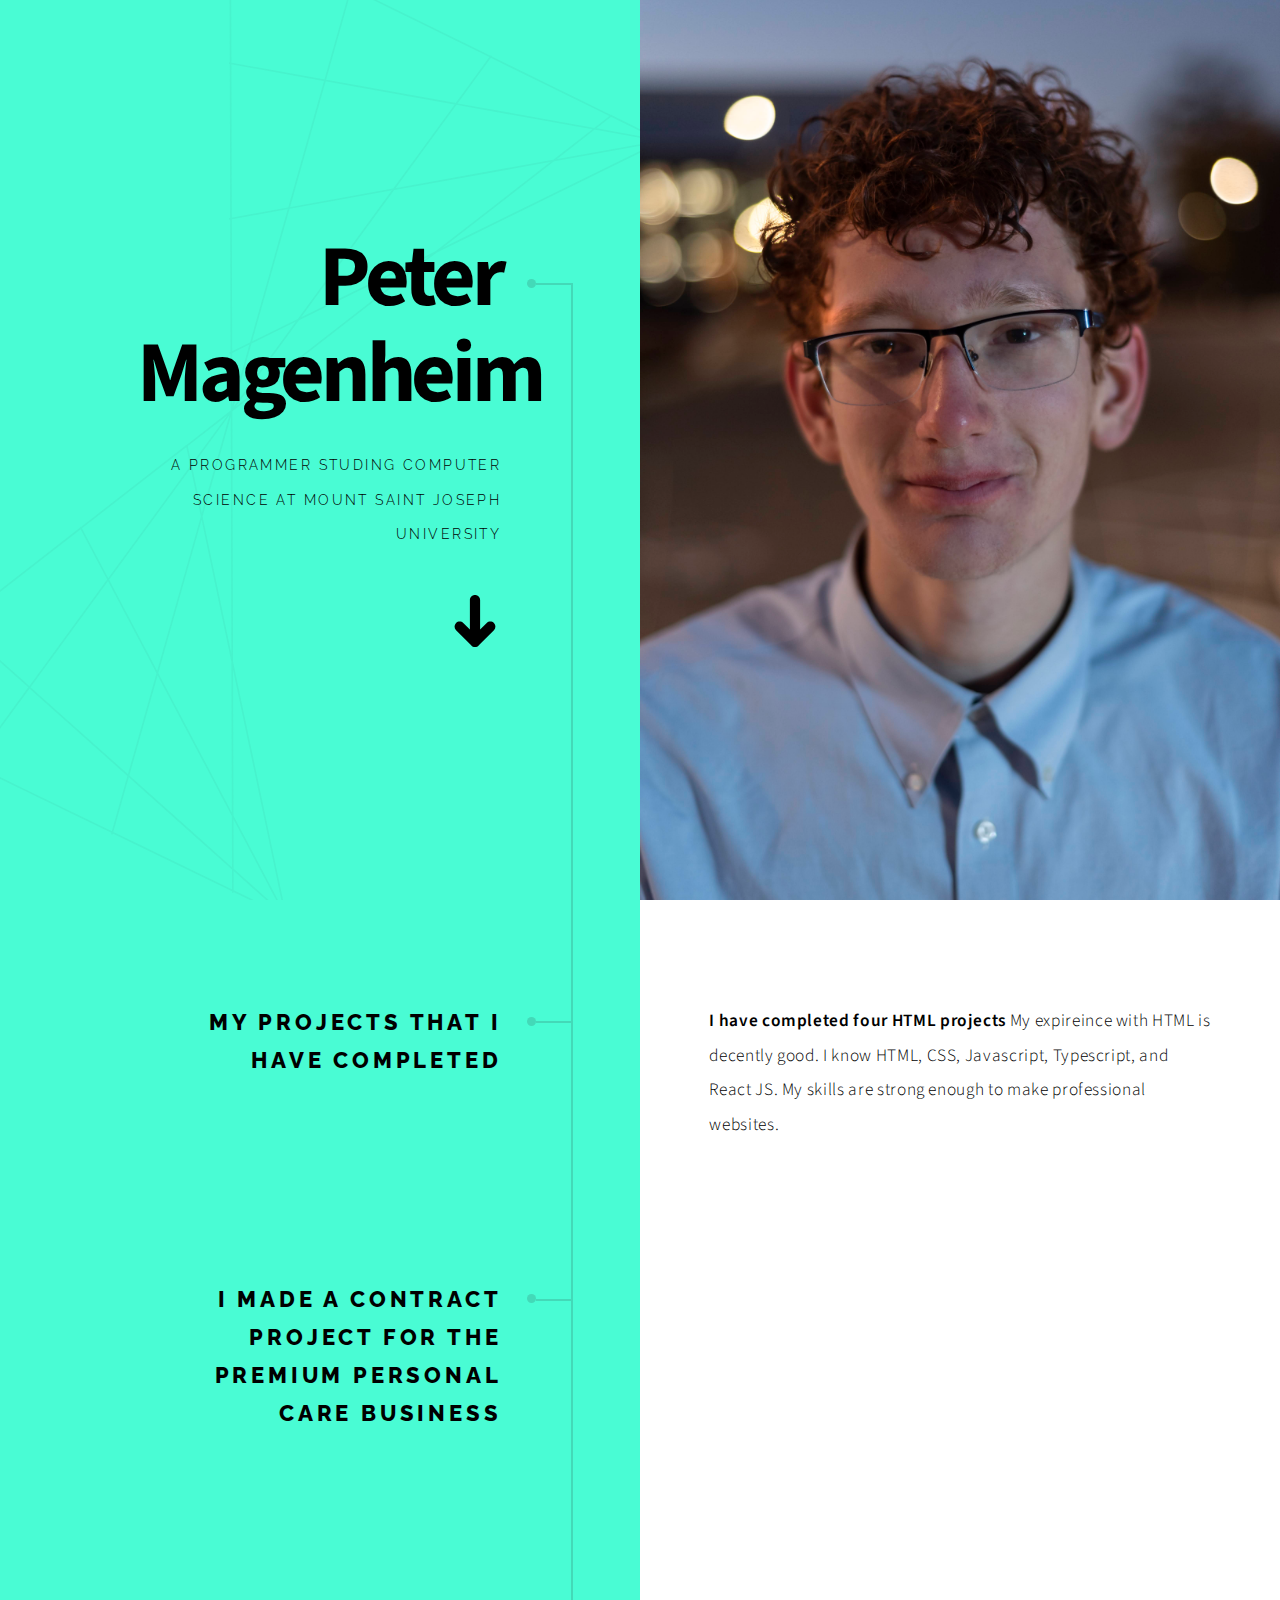
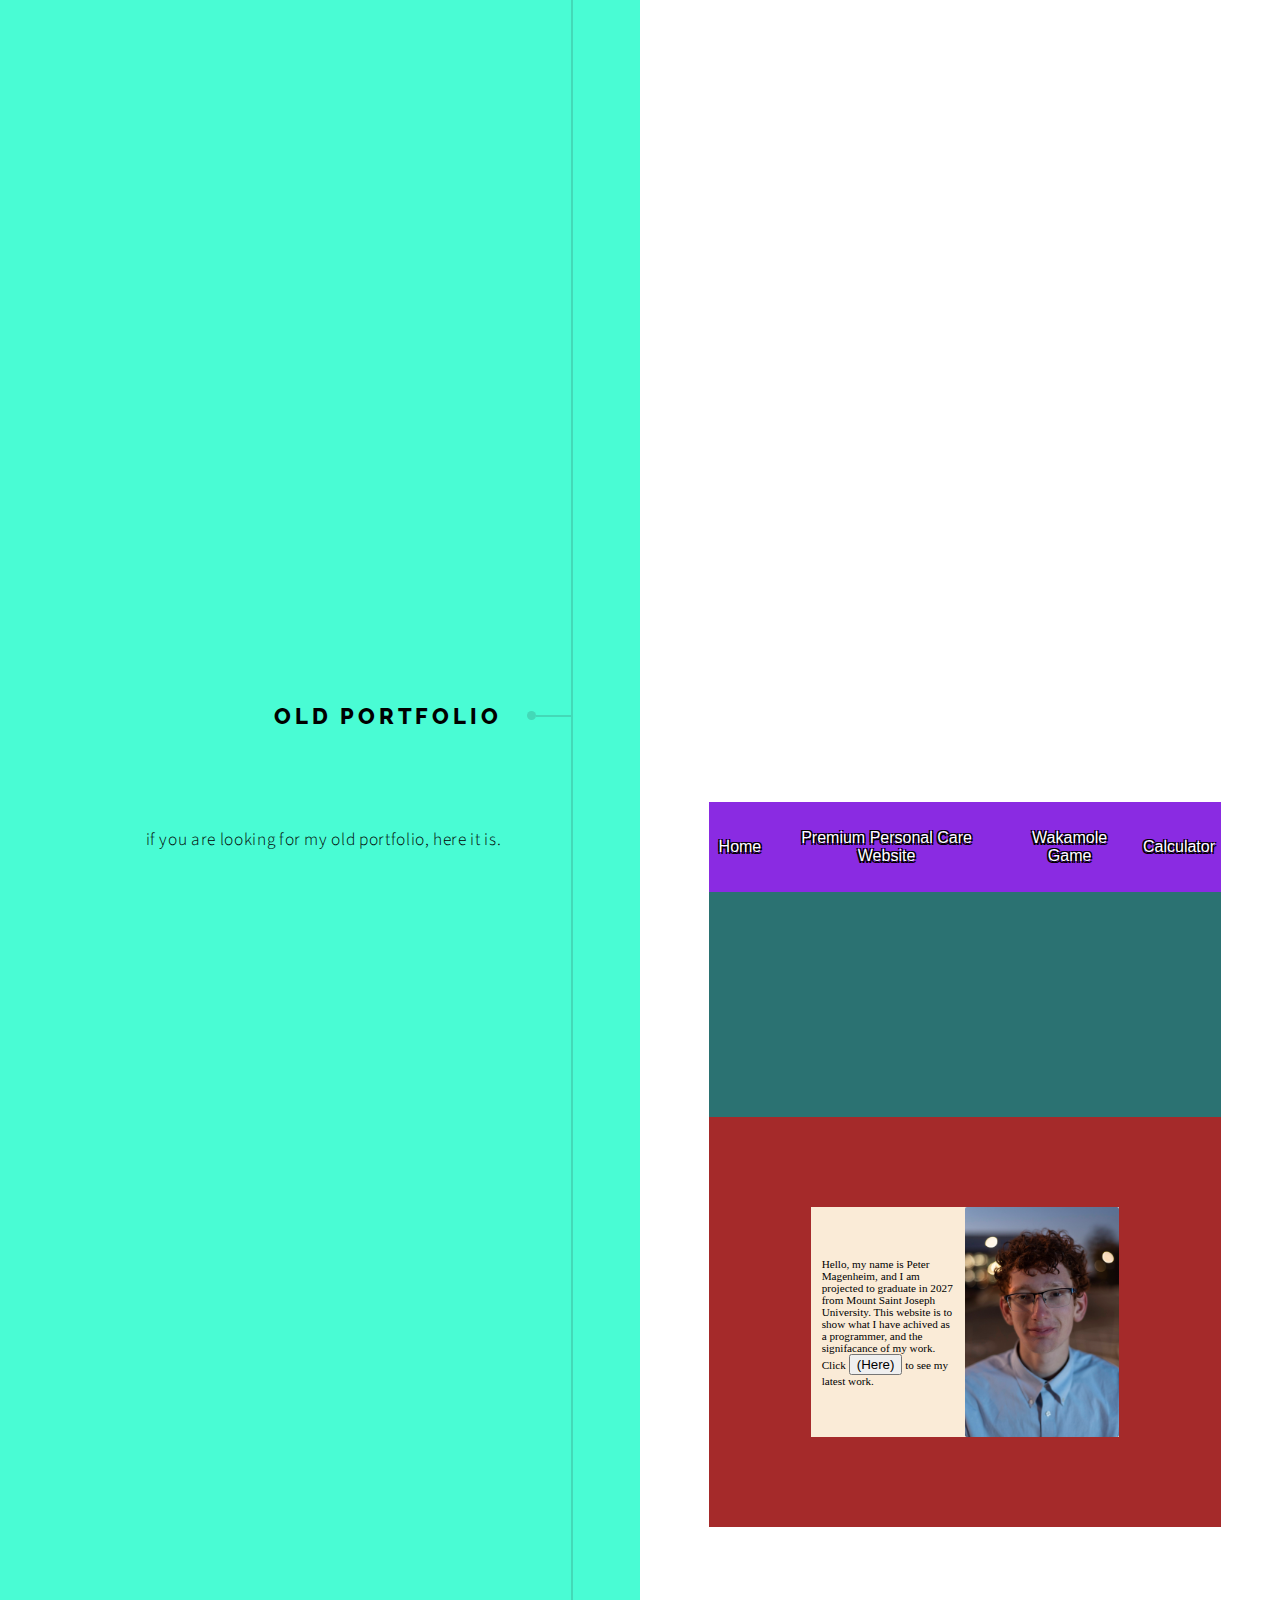
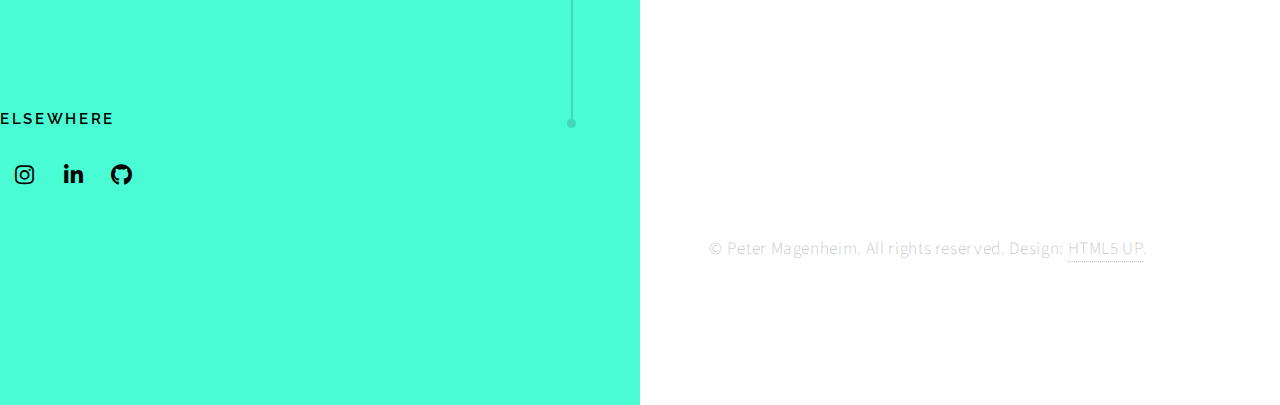
<file: index.html>
<!DOCTYPE HTML>
<!--
	Paradigm Shift by HTML5 UP
	html5up.net | @ajlkn
	Free for personal and commercial use under the CCA 3.0 license (html5up.net/license)
-->
<html>
	<head>
		<title>Peter Magenheim</title>
		<link rel="icon" type="image/x-con" href="favicon_io/favicon.ico"></link>
		<meta charset="utf-8" />
		<meta name="viewport" content="width=device-width, initial-scale=1, user-scalable=no" />
		<meta name="description" content="Peter Magenheim Portfolio Website" />
		<meta name="keywords" content="Peter, Magenheim, Programmer, Portfolio" />
		<link rel="stylesheet" href="assets/css/main.css" />
</head>
	<body class="is-preload">

		<!-- Google tag (gtag.js) -->
	<script async src="https://www.googletagmanager.com/gtag/js?id=G-4DZTZR1673"></script>
	<script>
	    window.dataLayer = window.dataLayer || [];
    	function gtag(){dataLayer.push(arguments);}
    	gtag('js', new Date());

    	gtag('config', 'G-4DZTZR1673');
</script>

		<!-- Wrapper -->
			<div id="wrapper">

				<!-- Intro -->
					<section class="intro">
						<header>
							<h1>Peter Magenheim</h1>
							<p>A programmer studing Computer Science at Mount Saint Joseph University</p>
							<ul class="actions">
								<li><a href="#first" class="arrow scrolly"><span class="label">Next</span></a></li>
							</ul>
						</header>
						<div class="content">
							<span class="image fill" data-position="center"><img src="profilePic.jpg" alt="Peter Magenheim" /></span>
						</div>
					</section>

				<!-- Section -->
					<section id="first">
						<header>
							<h2>My projects that I have completed</h2>
						</header>
						<div class="content">
							<p><strong>I have completed four HTML projects</strong> My expireince with HTML is decently good. I know HTML, CSS, Javascript, Typescript, and React JS. My skills are strong enough to make professional websites.</p>
						</div>
					</section>

				<!-- Section -->
					<section>
						<header>
							<h2>I made a contract project for the premium personal care business</h2>
						</header>
						<div class="content">
							<iframe src="https://www.magenheim.xyz/Premium-Personal-Care-Website/" alt="Peter Magenheim" class="iframeClass" title="Peter Magenheim"></iframe>
						</div>
					</section>

				
				<!-- Section -->
					<section>
						<header>
							<h2>Old Portfolio</h2>
							<p>if you are looking for my old portfolio, here it is.</p>
						</header>
						<section class="content">
							<iframe src="/portfolioOld/index.html" alt="Peter Magenheim" class="iframeClass" title="Peter Magenheim"></iframe>
						</section>
					</section>

				<!-- Elements -->
				<!--
					<section>
						<header>
							<h2>Elements</h2>
						</header>
						<div class="content">

							<section>
								<header>
									<h3>Text</h3>
								</header>
								<div class="content">
									<p>This is <b>bold</b> and this is <strong>strong</strong>. This is <i>italic</i> and this is <em>emphasized</em>.
									This is <sup>superscript</sup> text and this is <sub>subscript</sub> text.
									This is <u>underlined</u> and this is code: <code>for (;;) { ... }</code>. Finally, <a href="#">this is a link</a>.</p>
									<hr />
									<h2>Heading Level 2</h2>
									<h3>Heading Level 3</h3>
									<h4>Heading Level 4</h4>
									<h5>Heading Level 5</h5>
									<hr />
									<h5>Blockquote</h5>
									<blockquote>Fringilla nisl. Donec accumsan interdum nisi, quis tincidunt felis sagittis eget tempus euismod. Vestibulum ante ipsum primis in faucibus vestibulum. Blandit adipiscing eu felis iaculis volutpat ac adipiscing accumsan faucibus. Vestibulum ante ipsum primis in faucibus lorem ipsum dolor sit amet nullam adipiscing eu felis.</blockquote>
									<h5>Preformatted</h5>
									<pre><code>i = 0;

while (!deck.isInOrder()) {
  print 'Iteration ' + i;
  deck.shuffle();
  i++;
}

print 'Sorted in ' + i + ' iterations.';</code></pre>
								</div>
							</section>

							<section>
								<header>
									<h3>Lists</h3>
								</header>
								<div class="content">

									<h4>Unordered</h4>
									<ul>
										<li>Dolor pulvinar etiam.</li>
										<li>Sagittis adipiscing.</li>
										<li>Felis enim feugiat.</li>
									</ul>

									<h4>Alternate</h4>
									<ul class="alt">
										<li>Dolor pulvinar etiam.</li>
										<li>Sagittis adipiscing.</li>
										<li>Felis enim feugiat.</li>
									</ul>

									<h4>Ordered</h4>
									<ol>
										<li>Dolor pulvinar etiam.</li>
										<li>Etiam vel felis viverra.</li>
										<li>Felis enim feugiat.</li>
										<li>Dolor pulvinar etiam.</li>
										<li>Etiam vel felis lorem.</li>
										<li>Felis enim et feugiat.</li>
									</ol>
									<h4>Icons</h4>
									<ul class="icons">
										<li><a href="#" class="icon brands fa-twitter"><span class="label">Twitter</span></a></li>
										<li><a href="#" class="icon brands fa-facebook-f"><span class="label">Facebook</span></a></li>
										<li><a href="#" class="icon brands fa-instagram"><span class="label">Instagram</span></a></li>
										<li><a href="#" class="icon brands fa-github"><span class="label">Github</span></a></li>
									</ul>

									<h4>Actions</h4>
									<ul class="actions">
										<li><a href="#" class="button primary">Default</a></li>
										<li><a href="#" class="button">Default</a></li>
									</ul>
									<ul class="actions stacked">
										<li><a href="#" class="button primary">Default</a></li>
										<li><a href="#" class="button">Default</a></li>
									</ul>
								</div>
							</section>

							<section>
								<header>
									<h3>Table</h3>
								</header>
								<div class="content">
									<h4>Default</h4>
									<div class="table-wrapper">
										<table>
											<thead>
												<tr>
													<th>Name</th>
													<th>Description</th>
													<th>Price</th>
												</tr>
											</thead>
											<tbody>
												<tr>
													<td>Item One</td>
													<td>Ante turpis integer aliquet porttitor.</td>
													<td>29.99</td>
												</tr>
												<tr>
													<td>Item Two</td>
													<td>Vis ac commodo adipiscing arcu aliquet.</td>
													<td>19.99</td>
												</tr>
												<tr>
													<td>Item Three</td>
													<td> Morbi faucibus arcu accumsan lorem.</td>
													<td>29.99</td>
												</tr>
												<tr>
													<td>Item Four</td>
													<td>Vitae integer tempus condimentum.</td>
													<td>19.99</td>
												</tr>
												<tr>
													<td>Item Five</td>
													<td>Ante turpis integer aliquet porttitor.</td>
													<td>29.99</td>
												</tr>
											</tbody>
											<tfoot>
												<tr>
													<td colspan="2"></td>
													<td>100.00</td>
												</tr>
											</tfoot>
										</table>
									</div>

									<h4>Alternate</h4>
									<div class="table-wrapper">
										<table class="alt">
											<thead>
												<tr>
													<th>Name</th>
													<th>Description</th>
													<th>Price</th>
												</tr>
											</thead>
											<tbody>
												<tr>
													<td>Item One</td>
													<td>Ante turpis integer aliquet porttitor.</td>
													<td>29.99</td>
												</tr>
												<tr>
													<td>Item Two</td>
													<td>Vis ac commodo adipiscing arcu aliquet.</td>
													<td>19.99</td>
												</tr>
												<tr>
													<td>Item Three</td>
													<td> Morbi faucibus arcu accumsan lorem.</td>
													<td>29.99</td>
												</tr>
												<tr>
													<td>Item Four</td>
													<td>Vitae integer tempus condimentum.</td>
													<td>19.99</td>
												</tr>
												<tr>
													<td>Item Five</td>
													<td>Ante turpis integer aliquet porttitor.</td>
													<td>29.99</td>
												</tr>
											</tbody>
											<tfoot>
												<tr>
													<td colspan="2"></td>
													<td>100.00</td>
												</tr>
											</tfoot>
										</table>
									</div>
								</div>
							</section>

							<section>
								<header>
									<h3>Buttons</h3>
								</header>
								<div class="content">
									<ul class="actions">
										<li><a href="#" class="button primary">Primary</a></li>
										<li><a href="#" class="button">Default</a></li>
									</ul>
									<ul class="actions">
										<li><a href="#" class="button large">Large</a></li>
										<li><a href="#" class="button">Default</a></li>
										<li><a href="#" class="button small">Small</a></li>
									</ul>
									<ul class="actions">
										<li><a href="#" class="button primary icon solid fa-download">Icon</a></li>
										<li><a href="#" class="button icon solid fa-download">Icon</a></li>
									</ul>
									<ul class="actions">
										<li><span class="button primary disabled">Disabled</span></li>
										<li><span class="button disabled">Disabled</span></li>
									</ul>
								</div>
							</section>

							<section>
								<header>
									<h3>Form</h3>
								</header>
								<div class="content">
									<form method="post" action="#">
										<div class="fields">
											<div class="field half">
												<label for="demo-name">Name</label>
												<input type="text" name="demo-name" id="demo-name" value="" placeholder="Jane Doe" />
											</div>
											<div class="field half">
												<label for="demo-email">Email</label>
												<input type="email" name="demo-email" id="demo-email" value="" placeholder="jane@untitled.tld" />
											</div>
											<div class="field">
												<label for="demo-category">Category</label>
												<select name="demo-category" id="demo-category">
													<option value="">-</option>
													<option value="1">Manufacturing</option>
													<option value="1">Shipping</option>
													<option value="1">Administration</option>
													<option value="1">Human Resources</option>
												</select>
											</div>
											<div class="field half">
												<input type="radio" id="demo-priority-low" name="demo-priority" checked>
												<label for="demo-priority-low">Low</label>
											</div>
											<div class="field half">
												<input type="radio" id="demo-priority-high" name="demo-priority">
												<label for="demo-priority-high">High</label>
											</div>
											<div class="field half">
												<input type="checkbox" id="demo-copy" name="demo-copy">
												<label for="demo-copy">Email me a copy</label>
											</div>
											<div class="field half">
												<input type="checkbox" id="demo-human" name="demo-human" checked>
												<label for="demo-human">Not a robot</label>
											</div>
											<div class="field">
												<label for="demo-message">Message</label>
												<textarea name="demo-message" id="demo-message" placeholder="Enter your message" rows="6"></textarea>
											</div>
										</div>
										<ul class="actions">
											<li><input type="submit" value="Send Message" class="primary" /></li>
											<li><input type="reset" value="Reset" /></li>
										</ul>
									</form>
								</div>
							</section>

						</div>
					</section>
				-->

				<!-- Section -->
					
								<li>
									<h3>Elsewhere</h3>
									<ul class="icons">
										<li><a href="https://www.instagram.com/masterhacker2019/" class="icon brands fa-instagram"><span class="label">Instagram</span></a></li>
										<li><a href="https://www.linkedin.com/in/peter-magenheim-601823277" class="icon brands fa-linkedin-in"><span class="label">LinkedIn</span></a></li>
										<li><a href="https://github.com/Leathether" class="icon brands fa-github"><span class="label">GitHub</span></a></li>
									</ul>
								</li>
							</ul>
						</footer>
					</section>

				<!-- Copyright -->
					<div class="copyright">&copy; Peter Magenheim. All rights reserved. Design: <a href="https://html5up.net">HTML5 UP</a>.</div>

			</div>

		<!-- Scripts -->
			<script src="assets/js/jquery.min.js"></script>
			<script src="assets/js/jquery.scrolly.min.js"></script>
			<script src="assets/js/browser.min.js"></script>
			<script src="assets/js/breakpoints.min.js"></script>
			<script src="assets/js/util.js"></script>
			<script src="assets/js/main.js"></script>

	</body>
</html>
</file>
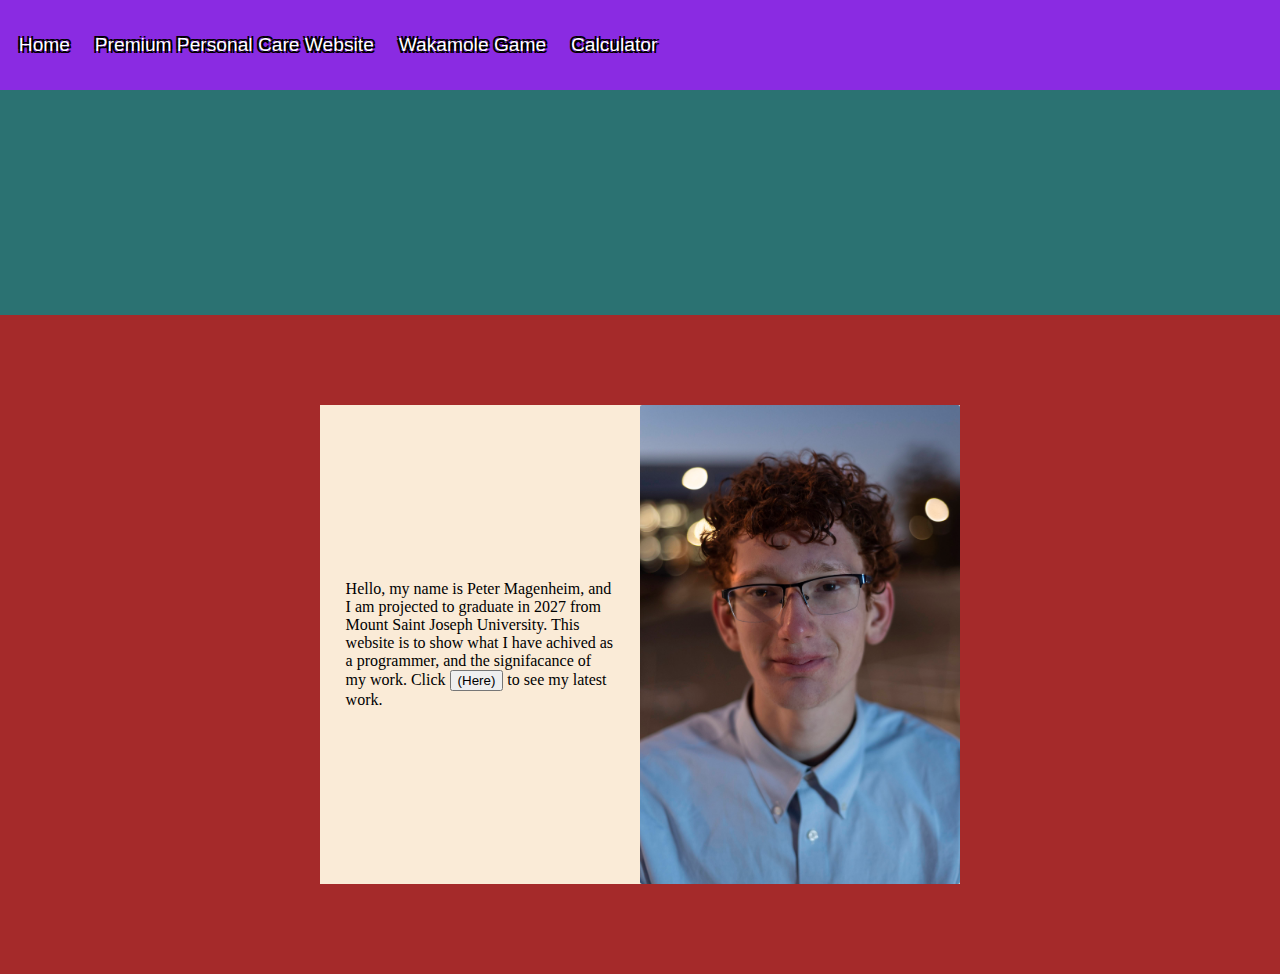
<file: portfolioOld/index.html>
<!DOCTYPE HTML>
<html lang = "en">
    <head>
        <title>Peter Magenheim</title>
        <meta charset="UTF-8">
        <meta name="description" content="Peter Magenheim's portfolio website">
        <meta name="keywords" content="Resume, Programmer, Peter Magenheim">
        <meta name="author" content="Peter Magenheim">
        <meta name="viewport" content="width=device-width, initial-scale=1.0">
        <link rel="Stylesheet" type="text/css" href="largeFormat.css">
        <link rel="Stylesheet" type="text/css" href="medFormat.css">
        <link rel="Stylesheet" type="text/css" href="smallFormat.css">
    </head>
    <body>
        <div class="topBarBackground">
            <div class="topBarButtonBox">
                <button id="homeButton" class="topBarButtons" type="button">
                    <span class="topBarText">Home</span>
                </button>
            </div>
            <div class="topBarButtonBox">
                <button id="premiumButton" class="topBarButtons" type="button">
                    <span class="topBarText">Premium Personal Care Website</span>
                </button>
            </div>
            <div class="topBarButtonBox">
                <button id="wakamoleButton" class="topBarButtons" type="button">
                    <span class="topBarText">Wakamole Game</span>
                </button>
            </div>
            <div class="topBarButtonBox">
                <button id="calculatorButton" class="topBarButtons" type="button">
                    <span class="topBarText">Calculator</span>
                </button>
            </div>
        </div>
        <div class="titleBackground"></div>
        <div class="mainBackground">
            <div class="duoDiv">
                <span class="duoSpan">Hello, my name is Peter Magenheim, and I am projected to graduate in 2027 from Mount Saint Joseph University. 
                    This website is to show what I have achived as a programmer, and the signifacance of my work.
                     Click <button type="button" id="newProj"> (Here)</button> to see my latest work.

                </span>
            </div>
            <div class="duoDiv">
                <img src="profile.jpg" alt="A picture of me." class="duoImage"></span>
            </div>
        </div>
        <script src="nav.js" type="text/javascript"></script>
    </body>
</html>
</file>
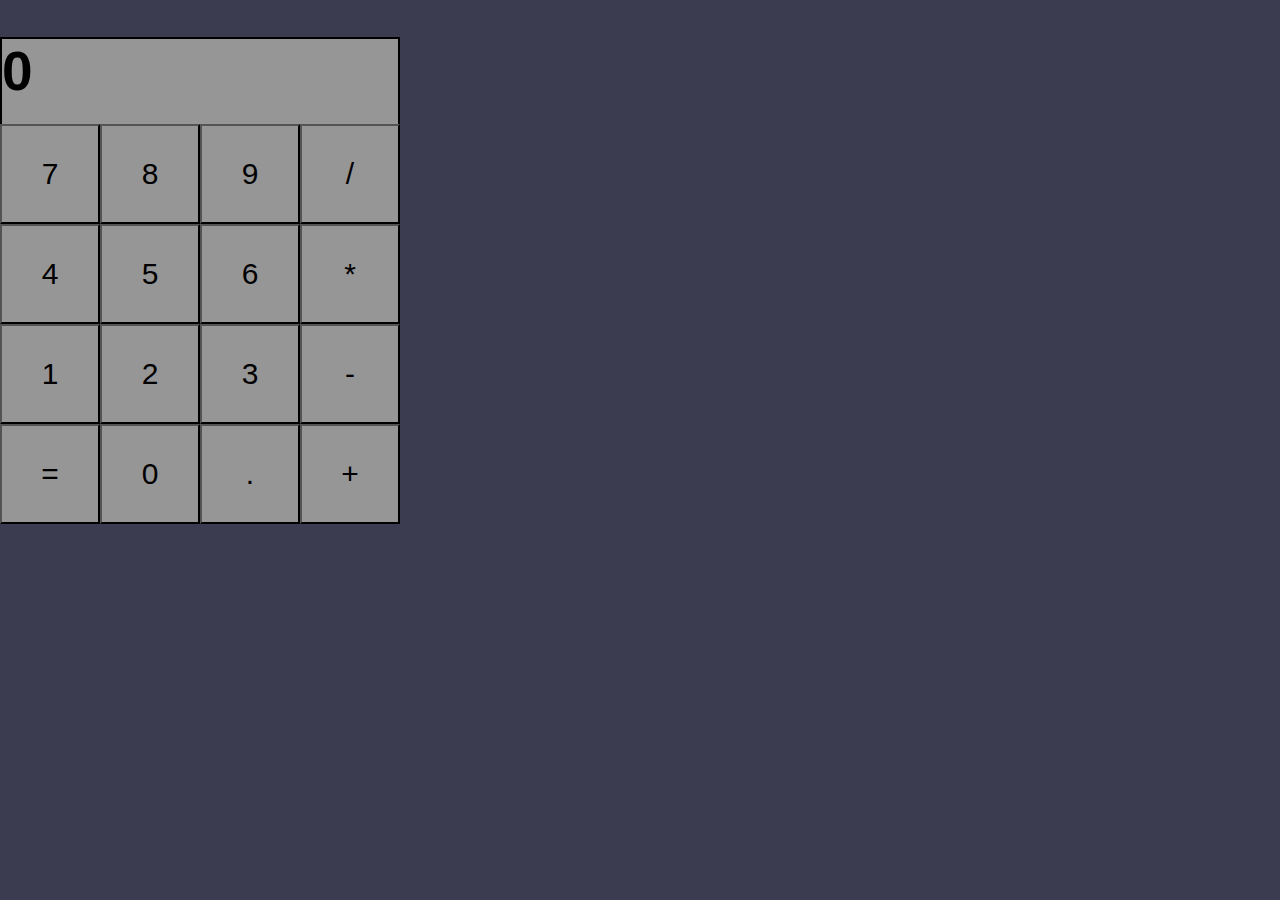
<file: portfolioOld/CalculatorProject/index.html>
<!DOCTYPE html>
<html lang="en">
<head>
    
    <style>
        body {
            background-color: rgb(60,60,80);
        }
        h1 {
            font-family: 'Arial';
            font-size: 55px;
            background-color: rgb(150,150,150);
        }
        button {
           font-family: 'Arial';
           font-size: 30px;
           background-color: rgb(150, 150,150);
           width: 100px;
           height: 100px;
        }
    </style>


</head>
<body>
    <!--This is going to be the box where I put the output-->
        <h1 id="output"; style="width: 396px; height: 100px;
         border:2px solid black;position:absolute; top:0px; left:0px;";>0</h1>



    <!--These are the inputs for the calculator-->
        


        <!--This is the first line of inputs-->

        <button id="seven"; onclick=sevenFunction();
        style="position:absolute; top:124px; left:0px;">7</button>

        <button id="eight"; onclick=eightFunction();
        style="position:absolute; top:124px; left:100px;">8</button>
        
        <button id="nine"; onclick=nineFunction();
        style="position: absolute; top: 124px; left: 200px">9</button>
        
        <button id="divide"; onclick=divideFunction();
        style="position:absolute; top:124px; left:300px;">/</button>





        <!--This is the second line of inputs-->

        <button id="four"; onclick=fourFunction();
        style="position: absolute; top:224px; left: 0px;">4</button>

        <button id="five"; onclick=fiveFunction();
        style="position: absolute; top:224px; left: 100px;">5</button>

        <button id="six"; onclick=sixFunction();
        style="position: absolute; top:224px; left:200px;">6</button>

        <button id="multiply"; onclick=multiplyFunction();
        style="position:absolute; top: 224px; left:300px;">*</button>





        <!--This is the third line of inputs-->

        <button id="one"; onclick="oneFunction()";
        style="position:absolute; top:324px; left:0px;">1</button>

        <button id="two"; onclick=twoFunction();
        style="position:absolute;top:324px;left:100px">2</button>

        <button id="three"; onclick=threeFunction();
        style="position:absolute;top:324px;left:200px">3</button>

        <button id="subtract"; onclick=subtractFunction();
        style="position:absolute; top:324px; left:300px;">-</button>
        




        <!--This is the fourth line of inputs-->

        <button id="enter"; onclick=equalsFunction();
        style="position:absolute; top:424px; left: 0px;">=</button>

        <button id="zero"; onclick=zeroFunction();
        style="position:absolute;top:424px;left:100px">0</button>

        <button id="dot"; onclick=dotFunction();
        style="position:absolute;top:424px;left:200px">.</button>

        <button name="add"; onclick=addFunction();
        style="position:absolute; top:424px; left:300px;">+</button>


    <script src="javascript.js"> 
    
    </script>
</body>
</html>
</file>
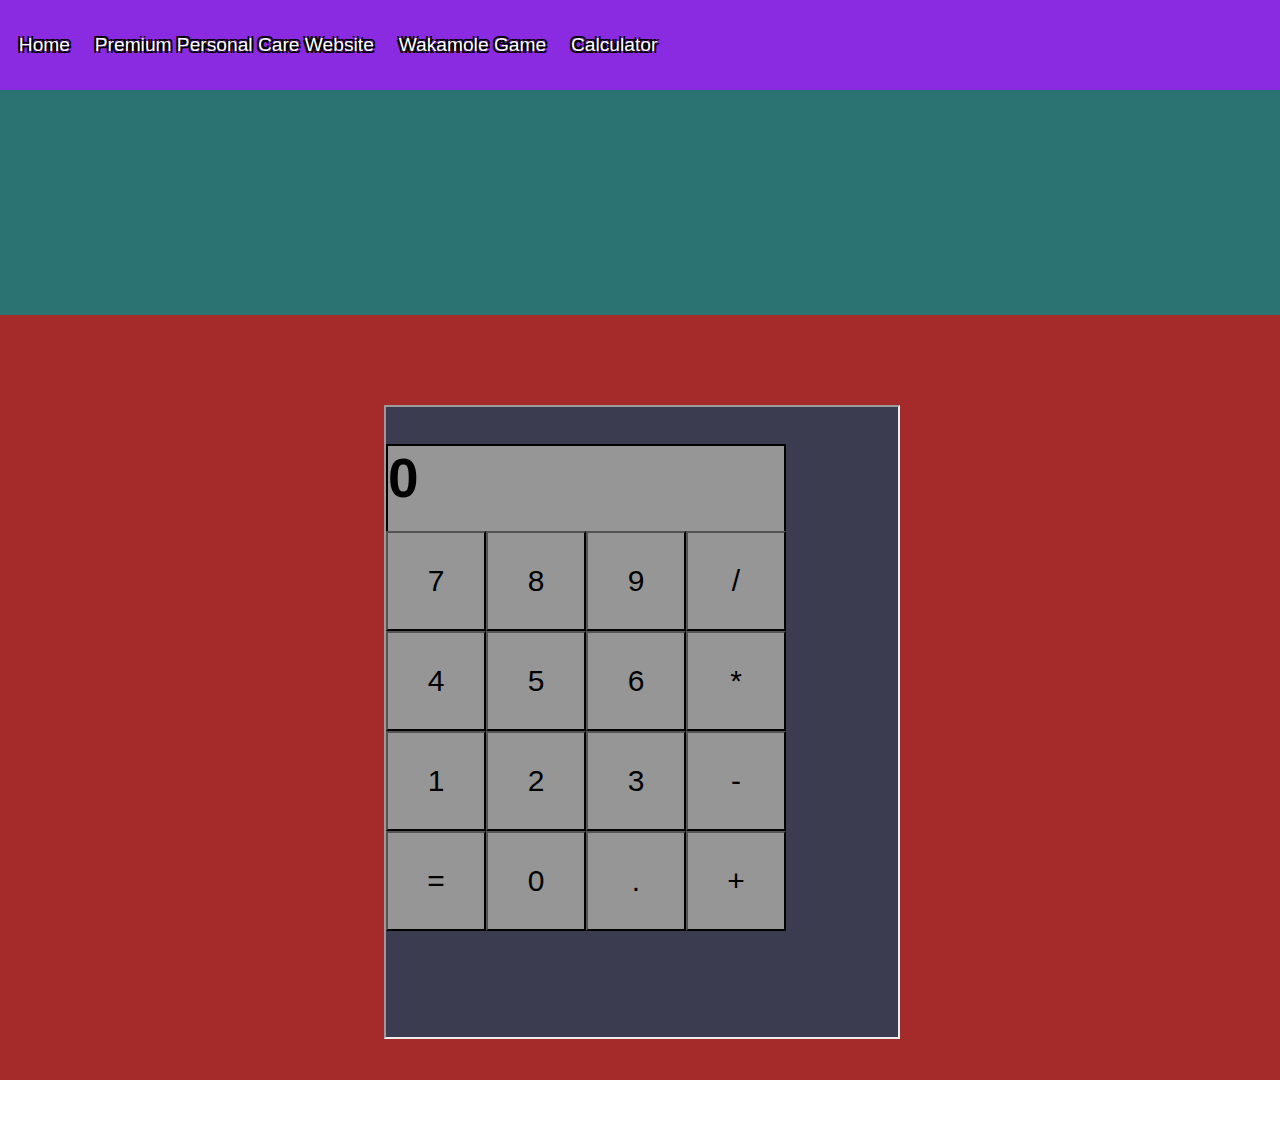
<file: portfolioOld/calculator.html>
<!DOCTYPE HTML>
<html lang = "en">
    <head>
        <title>Peter Magenheim</title>
        <meta charset="UTF-8">
        <meta name="description" content="Peter Magenheim's portfolio website">
        <meta name="keywords" content="Resume, Programmer, Peter Magenheim">
        <meta name="author" content="Peter Magenheim">
        <meta name="viewport" content="width=device-width, initial-scale=1.0">
        <link rel="Stylesheet" type="text/css" href="largeFormat.css">
        <link rel="Stylesheet" type="text/css" href="medFormat.css">
        <link rel="Stylesheet" type="text/css" href="smallFormat.css">
    </head>
    <body>
        <div class="topBarBackground">
            <div class="topBarButtonBox">
                <button id="homeButton" class="topBarButtons" type="button">
                    <span class="topBarText">Home</span>
                </button>
            </div>
            <div class="topBarButtonBox">
                <button id="premiumButton" class="topBarButtons" type="button">
                    <span class="topBarText">Premium Personal Care Website</span>
                </button>
            </div>
            <div class="topBarButtonBox">
                <button id="wakamoleButton" class="topBarButtons" type="button">
                    <span class="topBarText">Wakamole Game</span>
                </button>
            </div>
            <div class="topBarButtonBox">
                <button id="calculatorButton" class="topBarButtons" type="button">
                    <span class="topBarText">Calculator</span>
                </button>
            </div>
        </div>
        <div class="titleBackground"></div>
        <div class="mainBackground">
            <div class="iframeClass">
                <iframe src="CalculatorProject/index.html" class="iframeClass" title="HTML5 Calculator"></iframe>
            </div>
        </div>
    <script src="nav.js" type="text/javascript"></script>
    </body>
</html>
</file>
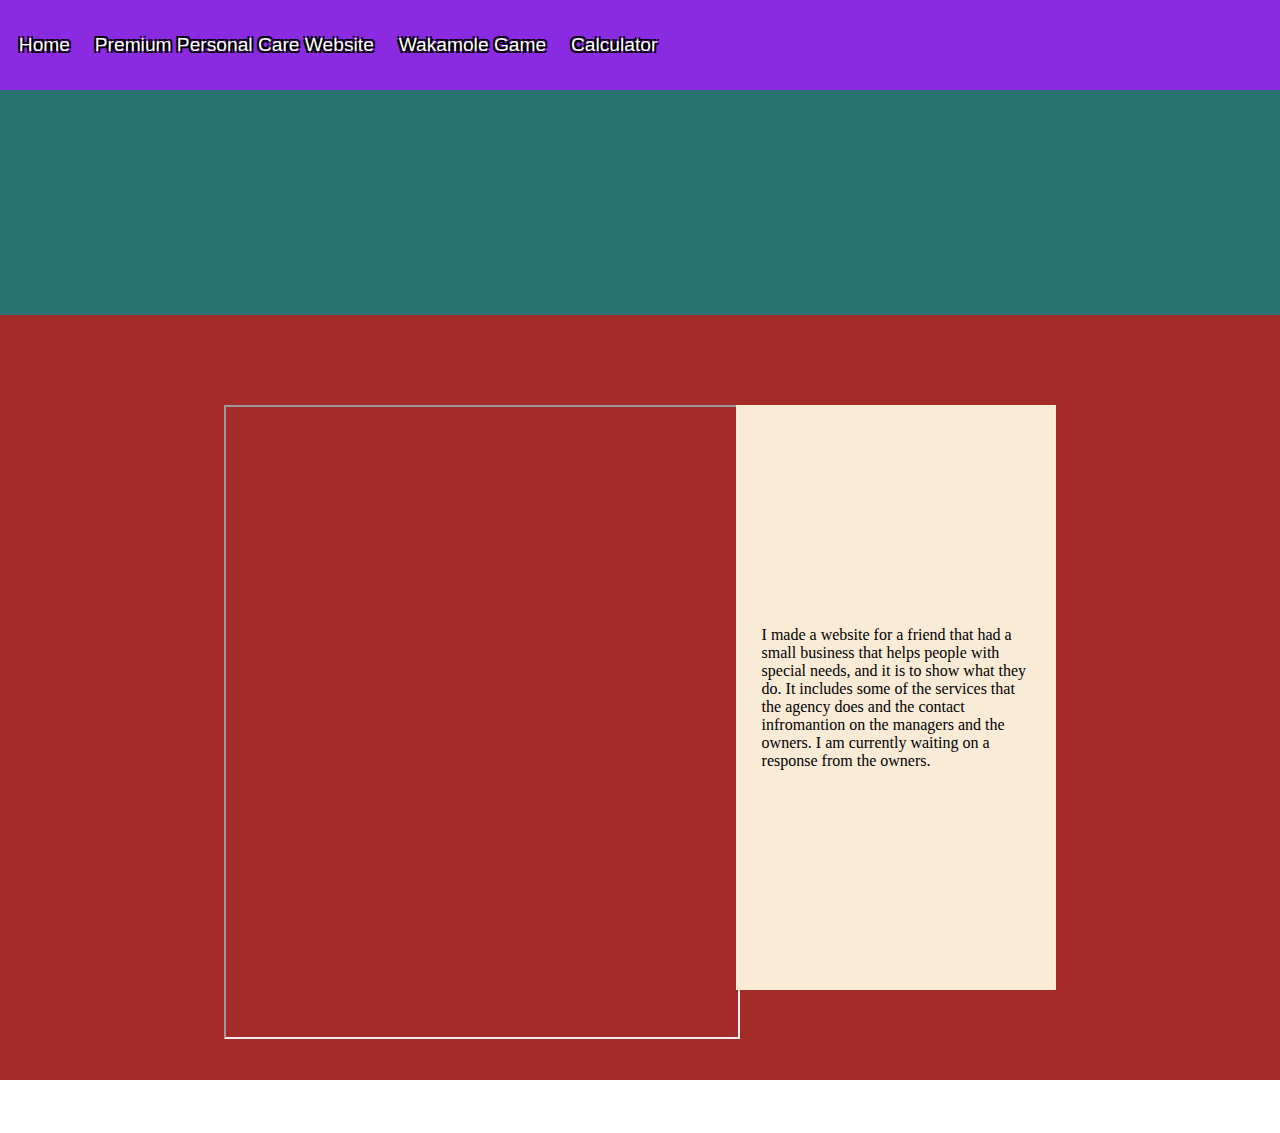
<file: portfolioOld/premium.html>
<!DOCTYPE HTML>
<html lang = "en">
    <head>
        <title>Peter Magenheim</title>
        <meta charset="UTF-8">
        <meta name="description" content="Peter Magenheim's portfolio website">
        <meta name="keywords" content="Resume, Programmer, Peter Magenheim">
        <meta name="author" content="Peter Magenheim">
        <meta name="viewport" content="width=device-width, initial-scale=1.0">
        <link rel="Stylesheet" type="text/css" href="largeFormat.css">
        <link rel="Stylesheet" type="text/css" href="medFormat.css">
        <link rel="Stylesheet" type="text/css" href="smallFormat.css">
    </head>
    <body>
        <div class="topBarBackground">
            <div class="topBarButtonBox">
                <button id="homeButton" class="topBarButtons" type="button">
                    <span class="topBarText">Home</span>
                </button>
            </div>
            <div class="topBarButtonBox">
                <button id="premiumButton" class="topBarButtons" type="button">
                    <span class="topBarText">Premium Personal Care Website</span>
                </button>
            </div>
            <div class="topBarButtonBox">
                <button id="wakamoleButton" class="topBarButtons" type="button">
                    <span class="topBarText">Wakamole Game</span>
                </button>
            </div>
            <div class="topBarButtonBox">
                <button id="calculatorButton" class="topBarButtons" type="button">
                    <span class="topBarText">Calculator</span>
                </button>
            </div>
        </div>
        <div class="titleBackground"></div>
        <div class="mainBackground">
            <div class="iframeClass">
                <iframe src="https://www.magenheim.xyz/Premium-Personal-Care-Website/" class="iframeClass" title="Premium Personal Care"></iframe>
            </div>
            <div class="duoDiv">
                <span class="duoSpan">I made a website for a friend that had a small business that helps people 
                    with special needs, and it is to show what they do. It includes some of the services
                     that the agency does and the contact infromantion on the managers
                      and the owners. I am currently waiting on a response from the owners.
                    
                    </span>
            </div>
        </div>
        <script src="nav.js" type="text/javascript"></script>
    </body>
</html>
</file>
<file: portfolioOld/largeFormat.css>
body {
    padding:0px;
    margin:0px;
}

.topBarBackground {
    background-color:blueviolet;
    height:10vh;
    display:flex;
    align-items:center;
    justify-content:left;
}

.topBarButtons {
    margin-left:1vw;
}

.topBarButtons {
    height:9vh;
    background-color:blueviolet;
    border:none;
}

.topBarText {
    color: white;
    font-size:1.2rem;
    text-shadow:
    -2px -2px 0 #000,
    2px -2px 0 #000,
    -2px 2px 0 #000,
    2px 2px 0 #000;  
}

.titleBackground {
    background-color:rgb(43, 114, 114);
    height:25vh;
}

.mainBackground {
    background-color:brown;
    display:flex;
    align-items: stretch;
    justify-content: center;
}

.duoDiv {
    width:25vw;
    margin-top:10vh;
    margin-bottom:10vh;
    background-color: antiquewhite;
    display:flex;
    align-items:center;
}

.iframeClass {
    width:40vw;
    margin-top:5vh;
    margin-bottom:10vh;
    height:70vh;
}

.duoImage {
    border-radius:2px;
    width:25vw;
}

.duoSpan {
    font-family:"Comic Sans";
    font-size:1rem;
    margin:2vw;
}
</file>
<file: portfolioOld/medFormat.css>
@media only screen and (max-width: 900px) {
    .topBarBackground {
        background-color:blueviolet;
        height:10vh;
        display:flex;
        align-items:center;
        justify-content:left;
    }
    
    .topBarButtons {
        margin-left:.7vw;
    }
    
    .topBarButtons {
        height:9vh;
        background-color:blueviolet;
        border:none;
    }
    .topBarText {
        color: white;
        font-size:1rem;
        text-shadow:
        -1.5px -1.5px 0 #000,
        1.5px -1.5px 0 #000,
        -1.5px 1.5px 0 #000,
        1.5px 1.5px 0 #000;  
    }
    .titleBackground {
        background-color:rgb(43, 114, 114);
        height:25vh;
    }
    
    .mainBackground {
        background-color:brown;
        display:flex;
        align-items: stretch;
        justify-content: center;
    }
    
    .duoDiv {
        width:30vw;
        margin-top:10vh;
        margin-bottom:10vh;
        background-color: antiquewhite;
        display:flex;
        align-items:center;
    }
    
    .iframeClass {
        width:60vw;
        margin-top:5vh;
        margin-bottom:10vh;
        height:70vh;
    }
    
    .duoImage {
        border-radius:2px;
        width:30vw;
    }
    
    .duoSpan {
        font-family:"Comic Sans";
        font-size:.7rem;
        margin:2vw;
    }
  }
</file>
<file: portfolioOld/smallFormat.css>
@media only screen and (max-width: 500px) {
    .topBarBackground {
        background-color:blueviolet;
        height:10vh;
        display:flex;
        align-items:center;
        justify-content:left;
    }
    
    .topBarButtons {
        margin-left:.3vw;
    }
    
    .topBarButtons {
        height:9vh;
        background-color:blueviolet;
        border:none;
    }
    .topBarText {
        color: white;
        font-size:.7rem;
        text-shadow:
        -1px -1px 0 #000,
        1px -1px 0 #000,
        -1px 1px 0 #000,
        1px 1px 0 #000;  
    }
    .titleBackground {
        background-color:rgb(43, 114, 114);
        height:25vh;
    }
    
    .mainBackground {
        background-color:brown;
        display:flex;
        align-items: stretch;
        justify-content: center;
        flex-direction: column;
    }
    
    .duoDiv {
        width:90vw;
        margin:5vw;
        background-color: antiquewhite;
        display:flex;
        align-items:center;
    }
    
    .iframeClass {
        width:95vw;
        margin-top:5vh;
        margin-bottom:10vh;
        height:70vh;
    }
    
    .duoImage {
        border-radius:2px;
        width:90vw;
    }
    
    .duoSpan {
        font-family:"Comic Sans";
        font-size:1.2rem;
        margin:2vw;
    }
  }
</file>
<file: assets/css/main.css>
@import url(fontawesome-all.min.css);
@import url(iframe.css);
@import url("https://fonts.googleapis.com/css?family=Source+Sans+Pro:300,600,700,300i,600i,700i|Raleway:600,800");

/*
	Paradigm Shift by HTML5 UP
	html5up.net | @ajlkn
	Free for personal and commercial use under the CCA 3.0 license (html5up.net/license)
*/

html, body, div, span, applet, object,
iframe, h1, h2, h3, h4, h5, h6, p, blockquote,
pre, a, abbr, acronym, address, big, cite,
code, del, dfn, em, img, ins, kbd, q, s, samp,
small, strike, strong, sub, sup, tt, var, b,
u, i, center, dl, dt, dd, ol, ul, li, fieldset,
form, label, legend, table, caption, tbody,
tfoot, thead, tr, th, td, article, aside,
canvas, details, embed, figure, figcaption,
footer, header, hgroup, menu, nav, output, ruby,
section, summary, time, mark, audio, video {
	margin: 0;
	padding: 0;
	border: 0;
	font-size: 100%;
	font: inherit;
	vertical-align: baseline;}

article, aside, details, figcaption, figure,
footer, header, hgroup, menu, nav, section {
	display: block;}

body {
	line-height: 1;
}

ol, ul {
	list-style: none;
}

blockquote, q {
	quotes: none;
}

	blockquote:before, blockquote:after, q:before, q:after {
		content: '';
		content: none;
	}

table {
	border-collapse: collapse;
	border-spacing: 0;
}

body {
	-webkit-text-size-adjust: none;
}

mark {
	background-color: transparent;
	color: inherit;
}

input::-moz-focus-inner {
	border: 0;
	padding: 0;
}

input, select, textarea {
	-moz-appearance: none;
	-webkit-appearance: none;
	-ms-appearance: none;
	appearance: none;
}

/* Basic */

	@-ms-viewport {
		width: device-width;
	}

	body {
		-ms-overflow-style: scrollbar;
	}

	@media screen and (max-width: 480px) {

		html, body {
			min-width: 320px;
		}

	}

	html {
		box-sizing: border-box;
	}

	*, *:before, *:after {
		box-sizing: inherit;
	}

	html {
		overflow-x: hidden;
	}

	body {
		background: #ffffff;
		overflow-x: hidden;
	}

		body.is-preload *, body.is-preload *:before, body.is-preload *:after {
			-moz-animation: none !important;
			-webkit-animation: none !important;
			-ms-animation: none !important;
			animation: none !important;
			-moz-transition: none !important;
			-webkit-transition: none !important;
			-ms-transition: none !important;
			transition: none !important;
		}

/* Typography */

	html {
		font-size: 18pt;
	}

		@media screen and (max-width: 1920px) {

			html {
				font-size: 13pt;
			}

		}

		@media screen and (max-width: 1152px) {

			html {
				font-size: 14pt;
			}

		}

		@media screen and (max-width: 736px) {

			html {
				font-size: 12pt;
			}

		}

		@media screen and (max-width: 480px) {

			html {
				font-size: 11pt;
			}

		}

	body {
		background-color: #ffffff;
		color: #000000;
	}

	body, input, select, textarea {
		color: #000000;
		font-family: "Source Sans Pro", Helvetica, sans-serif;
		font-size: 1rem;
		font-weight: 300;
		letter-spacing: 0.0375em;
		line-height: 2;
	}

	a {
		-moz-transition: border-bottom-color 0.25s ease-in-out;
		-webkit-transition: border-bottom-color 0.25s ease-in-out;
		-ms-transition: border-bottom-color 0.25s ease-in-out;
		transition: border-bottom-color 0.25s ease-in-out;
		text-decoration: none;
		color: #000000;
		border-bottom: dotted 1px;
	}

		a:hover {
			text-decoration: none;
			border-bottom-color: transparent;
		}

	strong, b {
		font-weight: 600;
		color: #000000;
	}

	em, i {
		font-style: italic;
	}

	p {
		margin: 0 0 2rem 0;
	}

	h1, h2, h3, h4, h5, h6 {
		color: #000000;
		font-family: "Raleway", Helvetica, sans-serif;
		font-weight: 600;
		letter-spacing: 0.175em;
		line-height: 1.75;
		margin: 0 0 1.5rem 0;
		text-transform: uppercase;
	}

		h1 a, h2 a, h3 a, h4 a, h5 a, h6 a {
			color: inherit;
			text-decoration: none;
		}

	h1 {
		font-family: "Source Sans Pro", Helvetica, sans-serif;
		font-size: 5rem;
		font-weight: 700;
		letter-spacing: -0.05em;
		line-height: 1.1;
		margin: 0 0 1.5rem 0;
		text-transform: none;
	}

	h2 {
		font-size: 1.25rem;
		font-weight: 800;
		margin: 0 0 2rem 0;
	}

	h3 {
		font-size: 0.875rem;
	}

	h4 {
		font-size: 0.875rem;
	}

	h5 {
		font-size: 0.75rem;
	}

	h6 {
		font-size: 0.625rem;
	}

	@media screen and (max-width: 736px) {

		h1 {
			font-size: 4.5rem;
			line-height: 1.1;
		}

		h2 {
			font-size: 1.25rem;
			line-height: 1.7;
		}

		h3 {
			font-size: 0.9rem;
		}

		h4 {
			font-size: 0.75rem;
		}

		h5 {
			font-size: 0.675rem;
		}

	}

	@media screen and (max-width: 360px) {

		h1 {
			font-size: 3.75rem;
		}

		h2 {
			font-size: 1.125rem;
		}

		h3 {
			font-size: 0.8rem;
		}

		h4 {
			font-size: 0.675rem;
		}

		h5 {
			font-size: 0.675rem;
		}

	}

	sub {
		font-size: 0.8rem;
		position: relative;
		top: 0.5rem;
	}

	sup {
		font-size: 0.8rem;
		position: relative;
		top: -0.5rem;
	}

	blockquote {
		border-left: solid 0.5rem rgba(144, 144, 144, 0.25);
		font-style: italic;
		margin: 0 0 2rem 0;
		padding: 1rem 0 1rem 2rem;
	}

	code {
		background: rgba(144, 144, 144, 0.1);
		border-radius: 0.325rem;
		font-family: "Courier New", monospace;
		font-size: 0.9rem;
		margin: 0 0.25rem;
		padding: 0.25rem 0.65rem;
	}

	pre {
		-webkit-overflow-scrolling: touch;
		font-family: "Courier New", monospace;
		font-size: 0.9rem;
		margin: 0 0 2rem 0;
		width: 100%;
	}

		pre code {
			display: block;
			line-height: 1.75;
			padding: 1rem 1.5rem;
			overflow-x: auto;
		}

	hr {
		border: 0;
		border-bottom: solid 2px rgba(144, 144, 144, 0.25);
		margin: 3rem 0;
	}

		hr.major {
			margin: 5rem 0;
		}

		@media screen and (max-width: 736px) {

			hr.major {
				margin: 3rem 0;
			}

		}

/* Row */

	.row {
		display: flex;
		flex-wrap: wrap;
		box-sizing: border-box;
		align-items: stretch;
	}

		.row > * {
			box-sizing: border-box;
		}

		.row.gtr-uniform > * > :last-child {
			margin-bottom: 0;
		}

		.row.aln-left {
			justify-content: flex-start;
		}

		.row.aln-center {
			justify-content: center;
		}

		.row.aln-right {
			justify-content: flex-end;
		}

		.row.aln-top {
			align-items: flex-start;
		}

		.row.aln-middle {
			align-items: center;
		}

		.row.aln-bottom {
			align-items: flex-end;
		}

		.row > .imp {
			order: -1;
		}

		.row > .col-1 {
			width: 8.33333%;
		}

		.row > .off-1 {
			margin-left: 8.33333%;
		}

		.row > .col-2 {
			width: 16.66667%;
		}

		.row > .off-2 {
			margin-left: 16.66667%;
		}

		.row > .col-3 {
			width: 25%;
		}

		.row > .off-3 {
			margin-left: 25%;
		}

		.row > .col-4 {
			width: 33.33333%;
		}

		.row > .off-4 {
			margin-left: 33.33333%;
		}

		.row > .col-5 {
			width: 41.66667%;
		}

		.row > .off-5 {
			margin-left: 41.66667%;
		}

		.row > .col-6 {
			width: 50%;
		}

		.row > .off-6 {
			margin-left: 50%;
		}

		.row > .col-7 {
			width: 58.33333%;
		}

		.row > .off-7 {
			margin-left: 58.33333%;
		}

		.row > .col-8 {
			width: 66.66667%;
		}

		.row > .off-8 {
			margin-left: 66.66667%;
		}

		.row > .col-9 {
			width: 75%;
		}

		.row > .off-9 {
			margin-left: 75%;
		}

		.row > .col-10 {
			width: 83.33333%;
		}

		.row > .off-10 {
			margin-left: 83.33333%;
		}

		.row > .col-11 {
			width: 91.66667%;
		}

		.row > .off-11 {
			margin-left: 91.66667%;
		}

		.row > .col-12 {
			width: 100%;
		}

		.row > .off-12 {
			margin-left: 100%;
		}

		.row.gtr-0 {
			margin-top: 0;
			margin-left: 0rem;
		}

			.row.gtr-0 > * {
				padding: 0 0 0 0rem;
			}

			.row.gtr-0.gtr-uniform {
				margin-top: 0rem;
			}

				.row.gtr-0.gtr-uniform > * {
					padding-top: 0rem;
				}

		.row.gtr-25 {
			margin-top: 0;
			margin-left: -0.5rem;
		}

			.row.gtr-25 > * {
				padding: 0 0 0 0.5rem;
			}

			.row.gtr-25.gtr-uniform {
				margin-top: -0.5rem;
			}

				.row.gtr-25.gtr-uniform > * {
					padding-top: 0.5rem;
				}

		.row.gtr-50 {
			margin-top: 0;
			margin-left: -1rem;
		}

			.row.gtr-50 > * {
				padding: 0 0 0 1rem;
			}

			.row.gtr-50.gtr-uniform {
				margin-top: -1rem;
			}

				.row.gtr-50.gtr-uniform > * {
					padding-top: 1rem;
				}

		.row {
			margin-top: 0;
			margin-left: -2rem;
		}

			.row > * {
				padding: 0 0 0 2rem;
			}

			.row.gtr-uniform {
				margin-top: -2rem;
			}

				.row.gtr-uniform > * {
					padding-top: 2rem;
				}

		.row.gtr-150 {
			margin-top: 0;
			margin-left: -3rem;
		}

			.row.gtr-150 > * {
				padding: 0 0 0 3rem;
			}

			.row.gtr-150.gtr-uniform {
				margin-top: -3rem;
			}

				.row.gtr-150.gtr-uniform > * {
					padding-top: 3rem;
				}

		.row.gtr-200 {
			margin-top: 0;
			margin-left: -4rem;
		}

			.row.gtr-200 > * {
				padding: 0 0 0 4rem;
			}

			.row.gtr-200.gtr-uniform {
				margin-top: -4rem;
			}

				.row.gtr-200.gtr-uniform > * {
					padding-top: 4rem;
				}

		@media screen and (max-width: 1920px) {

			.row {
				display: flex;
				flex-wrap: wrap;
				box-sizing: border-box;
				align-items: stretch;
			}

				.row > * {
					box-sizing: border-box;
				}

				.row.gtr-uniform > * > :last-child {
					margin-bottom: 0;
				}

				.row.aln-left {
					justify-content: flex-start;
				}

				.row.aln-center {
					justify-content: center;
				}

				.row.aln-right {
					justify-content: flex-end;
				}

				.row.aln-top {
					align-items: flex-start;
				}

				.row.aln-middle {
					align-items: center;
				}

				.row.aln-bottom {
					align-items: flex-end;
				}

				.row > .imp-xlarge {
					order: -1;
				}

				.row > .col-1-xlarge {
					width: 8.33333%;
				}

				.row > .off-1-xlarge {
					margin-left: 8.33333%;
				}

				.row > .col-2-xlarge {
					width: 16.66667%;
				}

				.row > .off-2-xlarge {
					margin-left: 16.66667%;
				}

				.row > .col-3-xlarge {
					width: 25%;
				}

				.row > .off-3-xlarge {
					margin-left: 25%;
				}

				.row > .col-4-xlarge {
					width: 33.33333%;
				}

				.row > .off-4-xlarge {
					margin-left: 33.33333%;
				}

				.row > .col-5-xlarge {
					width: 41.66667%;
				}

				.row > .off-5-xlarge {
					margin-left: 41.66667%;
				}

				.row > .col-6-xlarge {
					width: 50%;
				}

				.row > .off-6-xlarge {
					margin-left: 50%;
				}

				.row > .col-7-xlarge {
					width: 58.33333%;
				}

				.row > .off-7-xlarge {
					margin-left: 58.33333%;
				}

				.row > .col-8-xlarge {
					width: 66.66667%;
				}

				.row > .off-8-xlarge {
					margin-left: 66.66667%;
				}

				.row > .col-9-xlarge {
					width: 75%;
				}

				.row > .off-9-xlarge {
					margin-left: 75%;
				}

				.row > .col-10-xlarge {
					width: 83.33333%;
				}

				.row > .off-10-xlarge {
					margin-left: 83.33333%;
				}

				.row > .col-11-xlarge {
					width: 91.66667%;
				}

				.row > .off-11-xlarge {
					margin-left: 91.66667%;
				}

				.row > .col-12-xlarge {
					width: 100%;
				}

				.row > .off-12-xlarge {
					margin-left: 100%;
				}

				.row.gtr-0 {
					margin-top: 0;
					margin-left: 0rem;
				}

					.row.gtr-0 > * {
						padding: 0 0 0 0rem;
					}

					.row.gtr-0.gtr-uniform {
						margin-top: 0rem;
					}

						.row.gtr-0.gtr-uniform > * {
							padding-top: 0rem;
						}

				.row.gtr-25 {
					margin-top: 0;
					margin-left: -0.5rem;
				}

					.row.gtr-25 > * {
						padding: 0 0 0 0.5rem;
					}

					.row.gtr-25.gtr-uniform {
						margin-top: -0.5rem;
					}

						.row.gtr-25.gtr-uniform > * {
							padding-top: 0.5rem;
						}

				.row.gtr-50 {
					margin-top: 0;
					margin-left: -1rem;
				}

					.row.gtr-50 > * {
						padding: 0 0 0 1rem;
					}

					.row.gtr-50.gtr-uniform {
						margin-top: -1rem;
					}

						.row.gtr-50.gtr-uniform > * {
							padding-top: 1rem;
						}

				.row {
					margin-top: 0;
					margin-left: -2rem;
				}

					.row > * {
						padding: 0 0 0 2rem;
					}

					.row.gtr-uniform {
						margin-top: -2rem;
					}

						.row.gtr-uniform > * {
							padding-top: 2rem;
						}

				.row.gtr-150 {
					margin-top: 0;
					margin-left: -3rem;
				}

					.row.gtr-150 > * {
						padding: 0 0 0 3rem;
					}

					.row.gtr-150.gtr-uniform {
						margin-top: -3rem;
					}

						.row.gtr-150.gtr-uniform > * {
							padding-top: 3rem;
						}

				.row.gtr-200 {
					margin-top: 0;
					margin-left: -4rem;
				}

					.row.gtr-200 > * {
						padding: 0 0 0 4rem;
					}

					.row.gtr-200.gtr-uniform {
						margin-top: -4rem;
					}

						.row.gtr-200.gtr-uniform > * {
							padding-top: 4rem;
						}

		}

		@media screen and (max-width: 1280px) {

			.row {
				display: flex;
				flex-wrap: wrap;
				box-sizing: border-box;
				align-items: stretch;
			}

				.row > * {
					box-sizing: border-box;
				}

				.row.gtr-uniform > * > :last-child {
					margin-bottom: 0;
				}

				.row.aln-left {
					justify-content: flex-start;
				}

				.row.aln-center {
					justify-content: center;
				}

				.row.aln-right {
					justify-content: flex-end;
				}

				.row.aln-top {
					align-items: flex-start;
				}

				.row.aln-middle {
					align-items: center;
				}

				.row.aln-bottom {
					align-items: flex-end;
				}

				.row > .imp-large {
					order: -1;
				}

				.row > .col-1-large {
					width: 8.33333%;
				}

				.row > .off-1-large {
					margin-left: 8.33333%;
				}

				.row > .col-2-large {
					width: 16.66667%;
				}

				.row > .off-2-large {
					margin-left: 16.66667%;
				}

				.row > .col-3-large {
					width: 25%;
				}

				.row > .off-3-large {
					margin-left: 25%;
				}

				.row > .col-4-large {
					width: 33.33333%;
				}

				.row > .off-4-large {
					margin-left: 33.33333%;
				}

				.row > .col-5-large {
					width: 41.66667%;
				}

				.row > .off-5-large {
					margin-left: 41.66667%;
				}

				.row > .col-6-large {
					width: 50%;
				}

				.row > .off-6-large {
					margin-left: 50%;
				}

				.row > .col-7-large {
					width: 58.33333%;
				}

				.row > .off-7-large {
					margin-left: 58.33333%;
				}

				.row > .col-8-large {
					width: 66.66667%;
				}

				.row > .off-8-large {
					margin-left: 66.66667%;
				}

				.row > .col-9-large {
					width: 75%;
				}

				.row > .off-9-large {
					margin-left: 75%;
				}

				.row > .col-10-large {
					width: 83.33333%;
				}

				.row > .off-10-large {
					margin-left: 83.33333%;
				}

				.row > .col-11-large {
					width: 91.66667%;
				}

				.row > .off-11-large {
					margin-left: 91.66667%;
				}

				.row > .col-12-large {
					width: 100%;
				}

				.row > .off-12-large {
					margin-left: 100%;
				}

				.row.gtr-0 {
					margin-top: 0;
					margin-left: 0rem;
				}

					.row.gtr-0 > * {
						padding: 0 0 0 0rem;
					}

					.row.gtr-0.gtr-uniform {
						margin-top: 0rem;
					}

						.row.gtr-0.gtr-uniform > * {
							padding-top: 0rem;
						}

				.row.gtr-25 {
					margin-top: 0;
					margin-left: -0.375rem;
				}

					.row.gtr-25 > * {
						padding: 0 0 0 0.375rem;
					}

					.row.gtr-25.gtr-uniform {
						margin-top: -0.375rem;
					}

						.row.gtr-25.gtr-uniform > * {
							padding-top: 0.375rem;
						}

				.row.gtr-50 {
					margin-top: 0;
					margin-left: -0.75rem;
				}

					.row.gtr-50 > * {
						padding: 0 0 0 0.75rem;
					}

					.row.gtr-50.gtr-uniform {
						margin-top: -0.75rem;
					}

						.row.gtr-50.gtr-uniform > * {
							padding-top: 0.75rem;
						}

				.row {
					margin-top: 0;
					margin-left: -1.5rem;
				}

					.row > * {
						padding: 0 0 0 1.5rem;
					}

					.row.gtr-uniform {
						margin-top: -1.5rem;
					}

						.row.gtr-uniform > * {
							padding-top: 1.5rem;
						}

				.row.gtr-150 {
					margin-top: 0;
					margin-left: -2.25rem;
				}

					.row.gtr-150 > * {
						padding: 0 0 0 2.25rem;
					}

					.row.gtr-150.gtr-uniform {
						margin-top: -2.25rem;
					}

						.row.gtr-150.gtr-uniform > * {
							padding-top: 2.25rem;
						}

				.row.gtr-200 {
					margin-top: 0;
					margin-left: -3rem;
				}

					.row.gtr-200 > * {
						padding: 0 0 0 3rem;
					}

					.row.gtr-200.gtr-uniform {
						margin-top: -3rem;
					}

						.row.gtr-200.gtr-uniform > * {
							padding-top: 3rem;
						}

		}

		@media screen and (max-width: 1152px) {

			.row {
				display: flex;
				flex-wrap: wrap;
				box-sizing: border-box;
				align-items: stretch;
			}

				.row > * {
					box-sizing: border-box;
				}

				.row.gtr-uniform > * > :last-child {
					margin-bottom: 0;
				}

				.row.aln-left {
					justify-content: flex-start;
				}

				.row.aln-center {
					justify-content: center;
				}

				.row.aln-right {
					justify-content: flex-end;
				}

				.row.aln-top {
					align-items: flex-start;
				}

				.row.aln-middle {
					align-items: center;
				}

				.row.aln-bottom {
					align-items: flex-end;
				}

				.row > .imp-medium {
					order: -1;
				}

				.row > .col-1-medium {
					width: 8.33333%;
				}

				.row > .off-1-medium {
					margin-left: 8.33333%;
				}

				.row > .col-2-medium {
					width: 16.66667%;
				}

				.row > .off-2-medium {
					margin-left: 16.66667%;
				}

				.row > .col-3-medium {
					width: 25%;
				}

				.row > .off-3-medium {
					margin-left: 25%;
				}

				.row > .col-4-medium {
					width: 33.33333%;
				}

				.row > .off-4-medium {
					margin-left: 33.33333%;
				}

				.row > .col-5-medium {
					width: 41.66667%;
				}

				.row > .off-5-medium {
					margin-left: 41.66667%;
				}

				.row > .col-6-medium {
					width: 50%;
				}

				.row > .off-6-medium {
					margin-left: 50%;
				}

				.row > .col-7-medium {
					width: 58.33333%;
				}

				.row > .off-7-medium {
					margin-left: 58.33333%;
				}

				.row > .col-8-medium {
					width: 66.66667%;
				}

				.row > .off-8-medium {
					margin-left: 66.66667%;
				}

				.row > .col-9-medium {
					width: 75%;
				}

				.row > .off-9-medium {
					margin-left: 75%;
				}

				.row > .col-10-medium {
					width: 83.33333%;
				}

				.row > .off-10-medium {
					margin-left: 83.33333%;
				}

				.row > .col-11-medium {
					width: 91.66667%;
				}

				.row > .off-11-medium {
					margin-left: 91.66667%;
				}

				.row > .col-12-medium {
					width: 100%;
				}

				.row > .off-12-medium {
					margin-left: 100%;
				}

				.row.gtr-0 {
					margin-top: 0;
					margin-left: 0rem;
				}

					.row.gtr-0 > * {
						padding: 0 0 0 0rem;
					}

					.row.gtr-0.gtr-uniform {
						margin-top: 0rem;
					}

						.row.gtr-0.gtr-uniform > * {
							padding-top: 0rem;
						}

				.row.gtr-25 {
					margin-top: 0;
					margin-left: -0.375rem;
				}

					.row.gtr-25 > * {
						padding: 0 0 0 0.375rem;
					}

					.row.gtr-25.gtr-uniform {
						margin-top: -0.375rem;
					}

						.row.gtr-25.gtr-uniform > * {
							padding-top: 0.375rem;
						}

				.row.gtr-50 {
					margin-top: 0;
					margin-left: -0.75rem;
				}

					.row.gtr-50 > * {
						padding: 0 0 0 0.75rem;
					}

					.row.gtr-50.gtr-uniform {
						margin-top: -0.75rem;
					}

						.row.gtr-50.gtr-uniform > * {
							padding-top: 0.75rem;
						}

				.row {
					margin-top: 0;
					margin-left: -1.5rem;
				}

					.row > * {
						padding: 0 0 0 1.5rem;
					}

					.row.gtr-uniform {
						margin-top: -1.5rem;
					}

						.row.gtr-uniform > * {
							padding-top: 1.5rem;
						}

				.row.gtr-150 {
					margin-top: 0;
					margin-left: -2.25rem;
				}

					.row.gtr-150 > * {
						padding: 0 0 0 2.25rem;
					}

					.row.gtr-150.gtr-uniform {
						margin-top: -2.25rem;
					}

						.row.gtr-150.gtr-uniform > * {
							padding-top: 2.25rem;
						}

				.row.gtr-200 {
					margin-top: 0;
					margin-left: -3rem;
				}

					.row.gtr-200 > * {
						padding: 0 0 0 3rem;
					}

					.row.gtr-200.gtr-uniform {
						margin-top: -3rem;
					}

						.row.gtr-200.gtr-uniform > * {
							padding-top: 3rem;
						}

		}

		@media screen and (max-width: 736px) {

			.row {
				display: flex;
				flex-wrap: wrap;
				box-sizing: border-box;
				align-items: stretch;
			}

				.row > * {
					box-sizing: border-box;
				}

				.row.gtr-uniform > * > :last-child {
					margin-bottom: 0;
				}

				.row.aln-left {
					justify-content: flex-start;
				}

				.row.aln-center {
					justify-content: center;
				}

				.row.aln-right {
					justify-content: flex-end;
				}

				.row.aln-top {
					align-items: flex-start;
				}

				.row.aln-middle {
					align-items: center;
				}

				.row.aln-bottom {
					align-items: flex-end;
				}

				.row > .imp-small {
					order: -1;
				}

				.row > .col-1-small {
					width: 8.33333%;
				}

				.row > .off-1-small {
					margin-left: 8.33333%;
				}

				.row > .col-2-small {
					width: 16.66667%;
				}

				.row > .off-2-small {
					margin-left: 16.66667%;
				}

				.row > .col-3-small {
					width: 25%;
				}

				.row > .off-3-small {
					margin-left: 25%;
				}

				.row > .col-4-small {
					width: 33.33333%;
				}

				.row > .off-4-small {
					margin-left: 33.33333%;
				}

				.row > .col-5-small {
					width: 41.66667%;
				}

				.row > .off-5-small {
					margin-left: 41.66667%;
				}

				.row > .col-6-small {
					width: 50%;
				}

				.row > .off-6-small {
					margin-left: 50%;
				}

				.row > .col-7-small {
					width: 58.33333%;
				}

				.row > .off-7-small {
					margin-left: 58.33333%;
				}

				.row > .col-8-small {
					width: 66.66667%;
				}

				.row > .off-8-small {
					margin-left: 66.66667%;
				}

				.row > .col-9-small {
					width: 75%;
				}

				.row > .off-9-small {
					margin-left: 75%;
				}

				.row > .col-10-small {
					width: 83.33333%;
				}

				.row > .off-10-small {
					margin-left: 83.33333%;
				}

				.row > .col-11-small {
					width: 91.66667%;
				}

				.row > .off-11-small {
					margin-left: 91.66667%;
				}

				.row > .col-12-small {
					width: 100%;
				}

				.row > .off-12-small {
					margin-left: 100%;
				}

				.row.gtr-0 {
					margin-top: 0;
					margin-left: 0rem;
				}

					.row.gtr-0 > * {
						padding: 0 0 0 0rem;
					}

					.row.gtr-0.gtr-uniform {
						margin-top: 0rem;
					}

						.row.gtr-0.gtr-uniform > * {
							padding-top: 0rem;
						}

				.row.gtr-25 {
					margin-top: 0;
					margin-left: -0.3125rem;
				}

					.row.gtr-25 > * {
						padding: 0 0 0 0.3125rem;
					}

					.row.gtr-25.gtr-uniform {
						margin-top: -0.3125rem;
					}

						.row.gtr-25.gtr-uniform > * {
							padding-top: 0.3125rem;
						}

				.row.gtr-50 {
					margin-top: 0;
					margin-left: -0.625rem;
				}

					.row.gtr-50 > * {
						padding: 0 0 0 0.625rem;
					}

					.row.gtr-50.gtr-uniform {
						margin-top: -0.625rem;
					}

						.row.gtr-50.gtr-uniform > * {
							padding-top: 0.625rem;
						}

				.row {
					margin-top: 0;
					margin-left: -1.25rem;
				}

					.row > * {
						padding: 0 0 0 1.25rem;
					}

					.row.gtr-uniform {
						margin-top: -1.25rem;
					}

						.row.gtr-uniform > * {
							padding-top: 1.25rem;
						}

				.row.gtr-150 {
					margin-top: 0;
					margin-left: -1.875rem;
				}

					.row.gtr-150 > * {
						padding: 0 0 0 1.875rem;
					}

					.row.gtr-150.gtr-uniform {
						margin-top: -1.875rem;
					}

						.row.gtr-150.gtr-uniform > * {
							padding-top: 1.875rem;
						}

				.row.gtr-200 {
					margin-top: 0;
					margin-left: -2.5rem;
				}

					.row.gtr-200 > * {
						padding: 0 0 0 2.5rem;
					}

					.row.gtr-200.gtr-uniform {
						margin-top: -2.5rem;
					}

						.row.gtr-200.gtr-uniform > * {
							padding-top: 2.5rem;
						}

		}

		@media screen and (max-width: 480px) {

			.row {
				display: flex;
				flex-wrap: wrap;
				box-sizing: border-box;
				align-items: stretch;
			}

				.row > * {
					box-sizing: border-box;
				}

				.row.gtr-uniform > * > :last-child {
					margin-bottom: 0;
				}

				.row.aln-left {
					justify-content: flex-start;
				}

				.row.aln-center {
					justify-content: center;
				}

				.row.aln-right {
					justify-content: flex-end;
				}

				.row.aln-top {
					align-items: flex-start;
				}

				.row.aln-middle {
					align-items: center;
				}

				.row.aln-bottom {
					align-items: flex-end;
				}

				.row > .imp-xsmall {
					order: -1;
				}

				.row > .col-1-xsmall {
					width: 8.33333%;
				}

				.row > .off-1-xsmall {
					margin-left: 8.33333%;
				}

				.row > .col-2-xsmall {
					width: 16.66667%;
				}

				.row > .off-2-xsmall {
					margin-left: 16.66667%;
				}

				.row > .col-3-xsmall {
					width: 25%;
				}

				.row > .off-3-xsmall {
					margin-left: 25%;
				}

				.row > .col-4-xsmall {
					width: 33.33333%;
				}

				.row > .off-4-xsmall {
					margin-left: 33.33333%;
				}

				.row > .col-5-xsmall {
					width: 41.66667%;
				}

				.row > .off-5-xsmall {
					margin-left: 41.66667%;
				}

				.row > .col-6-xsmall {
					width: 50%;
				}

				.row > .off-6-xsmall {
					margin-left: 50%;
				}

				.row > .col-7-xsmall {
					width: 58.33333%;
				}

				.row > .off-7-xsmall {
					margin-left: 58.33333%;
				}

				.row > .col-8-xsmall {
					width: 66.66667%;
				}

				.row > .off-8-xsmall {
					margin-left: 66.66667%;
				}

				.row > .col-9-xsmall {
					width: 75%;
				}

				.row > .off-9-xsmall {
					margin-left: 75%;
				}

				.row > .col-10-xsmall {
					width: 83.33333%;
				}

				.row > .off-10-xsmall {
					margin-left: 83.33333%;
				}

				.row > .col-11-xsmall {
					width: 91.66667%;
				}

				.row > .off-11-xsmall {
					margin-left: 91.66667%;
				}

				.row > .col-12-xsmall {
					width: 100%;
				}

				.row > .off-12-xsmall {
					margin-left: 100%;
				}

				.row.gtr-0 {
					margin-top: 0;
					margin-left: 0rem;
				}

					.row.gtr-0 > * {
						padding: 0 0 0 0rem;
					}

					.row.gtr-0.gtr-uniform {
						margin-top: 0rem;
					}

						.row.gtr-0.gtr-uniform > * {
							padding-top: 0rem;
						}

				.row.gtr-25 {
					margin-top: 0;
					margin-left: -0.3125rem;
				}

					.row.gtr-25 > * {
						padding: 0 0 0 0.3125rem;
					}

					.row.gtr-25.gtr-uniform {
						margin-top: -0.3125rem;
					}

						.row.gtr-25.gtr-uniform > * {
							padding-top: 0.3125rem;
						}

				.row.gtr-50 {
					margin-top: 0;
					margin-left: -0.625rem;
				}

					.row.gtr-50 > * {
						padding: 0 0 0 0.625rem;
					}

					.row.gtr-50.gtr-uniform {
						margin-top: -0.625rem;
					}

						.row.gtr-50.gtr-uniform > * {
							padding-top: 0.625rem;
						}

				.row {
					margin-top: 0;
					margin-left: -1.25rem;
				}

					.row > * {
						padding: 0 0 0 1.25rem;
					}

					.row.gtr-uniform {
						margin-top: -1.25rem;
					}

						.row.gtr-uniform > * {
							padding-top: 1.25rem;
						}

				.row.gtr-150 {
					margin-top: 0;
					margin-left: -1.875rem;
				}

					.row.gtr-150 > * {
						padding: 0 0 0 1.875rem;
					}

					.row.gtr-150.gtr-uniform {
						margin-top: -1.875rem;
					}

						.row.gtr-150.gtr-uniform > * {
							padding-top: 1.875rem;
						}

				.row.gtr-200 {
					margin-top: 0;
					margin-left: -2.5rem;
				}

					.row.gtr-200 > * {
						padding: 0 0 0 2.5rem;
					}

					.row.gtr-200.gtr-uniform {
						margin-top: -2.5rem;
					}

						.row.gtr-200.gtr-uniform > * {
							padding-top: 2.5rem;
						}

		}

/* Box */

	.box {
		border: solid 2px rgba(144, 144, 144, 0.25);
		border-radius: 0.325rem;
		margin-bottom: 2rem;
		padding: 1.5rem;
	}

		.box > :last-child {
			margin-bottom: 0;
		}

		.box.alt {
			border: 0;
			border-radius: 0;
			padding: 0;
		}

/* Button */

	input[type="submit"],
	input[type="reset"],
	input[type="button"],
	button,
	.button {
		-moz-appearance: none;
		-webkit-appearance: none;
		-ms-appearance: none;
		appearance: none;
		-moz-transition: background-color 0.25s ease-in-out, box-shadow 0.25s ease-in-out, color 0.25s ease-in-out;
		-webkit-transition: background-color 0.25s ease-in-out, box-shadow 0.25s ease-in-out, color 0.25s ease-in-out;
		-ms-transition: background-color 0.25s ease-in-out, box-shadow 0.25s ease-in-out, color 0.25s ease-in-out;
		transition: background-color 0.25s ease-in-out, box-shadow 0.25s ease-in-out, color 0.25s ease-in-out;
		background-color: transparent;
		border-radius: 0.325rem;
		border: 0;
		box-shadow: inset 0 0 0 2px rgba(144, 144, 144, 0.25);
		color: #000000 !important;
		cursor: pointer;
		display: inline-block;
		font-family: "Raleway", Helvetica, sans-serif;
		font-size: 0.6rem;
		font-weight: 600;
		height: 3rem;
		letter-spacing: 0.175em;
		line-height: 3rem;
		padding: 0 2rem;
		text-align: center;
		text-decoration: none;
		text-transform: uppercase;
		white-space: nowrap;
	}

		input[type="submit"]:hover,
		input[type="reset"]:hover,
		input[type="button"]:hover,
		button:hover,
		.button:hover {
			box-shadow: inset 0 0 0 2px #2ee4bb;
			color: #2ee4bb !important;
		}

		input[type="submit"]:active,
		input[type="reset"]:active,
		input[type="button"]:active,
		button:active,
		.button:active {
			background-color: rgba(73, 252, 212, 0.25);
			box-shadow: inset 0 0 0 2px #2ee4bb;
			color: #2ee4bb !important;
		}

		input[type="submit"].small,
		input[type="reset"].small,
		input[type="button"].small,
		button.small,
		.button.small {
			font-size: 0.5rem;
			height: 2.25rem;
			line-height: 2.25rem;
			padding: 0 1.25rem;
		}

		input[type="submit"].large,
		input[type="reset"].large,
		input[type="button"].large,
		button.large,
		.button.large {
			font-size: 0.7rem;
			height: 3.2625rem;
			line-height: 3.2625rem;
			padding: 0 3.25rem;
		}

		input[type="submit"].wide,
		input[type="reset"].wide,
		input[type="button"].wide,
		button.wide,
		.button.wide {
			min-width: 13rem;
		}

		input[type="submit"].icon:before,
		input[type="reset"].icon:before,
		input[type="button"].icon:before,
		button.icon:before,
		.button.icon:before {
			margin-right: 0.5rem;
		}

		input[type="submit"].fit,
		input[type="reset"].fit,
		input[type="button"].fit,
		button.fit,
		.button.fit {
			width: 100%;
		}

		input[type="submit"].disabled, input[type="submit"]:disabled,
		input[type="reset"].disabled,
		input[type="reset"]:disabled,
		input[type="button"].disabled,
		input[type="button"]:disabled,
		button.disabled,
		button:disabled,
		.button.disabled,
		.button:disabled {
			pointer-events: none;
			opacity: 0.25;
		}

		input[type="submit"].primary,
		input[type="reset"].primary,
		input[type="button"].primary,
		button.primary,
		.button.primary {
			background-color: #49fcd4;
			box-shadow: none;
			color: #000000 !important;
		}

			input[type="submit"].primary:hover,
			input[type="reset"].primary:hover,
			input[type="button"].primary:hover,
			button.primary:hover,
			.button.primary:hover {
				background-color: #93ffe7;
			}

			input[type="submit"].primary:active,
			input[type="reset"].primary:active,
			input[type="button"].primary:active,
			button.primary:active,
			.button.primary:active {
				background-color: #44f2cb;
			}

		@media screen and (max-width: 736px) {

			input[type="submit"],
			input[type="reset"],
			input[type="button"],
			button,
			.button {
				font-size: 0.7rem;
				height: 3.3rem;
				line-height: 3.3rem;
			}

				input[type="submit"].large,
				input[type="reset"].large,
				input[type="button"].large,
				button.large,
				.button.large {
					font-size: 0.8rem;
					height: 3.75rem;
					line-height: 3.75rem;
				}

				input[type="submit"].small,
				input[type="reset"].small,
				input[type="button"].small,
				button.small,
				.button.small {
					font-size: 0.6rem;
					height: 3rem;
					line-height: 3rem;
				}

		}

/* Form */

	form {
		margin: 0 0 2rem 0;
	}

		form > :last-child {
			margin-bottom: 0;
		}

		form > .fields {
			display: -moz-flex;
			display: -webkit-flex;
			display: -ms-flex;
			display: flex;
			-moz-flex-wrap: wrap;
			-webkit-flex-wrap: wrap;
			-ms-flex-wrap: wrap;
			flex-wrap: wrap;
			margin: -2rem 0 2rem -2rem;
			width: calc(100% + 4rem);
		}

			form > .fields > .field {
				-moz-flex-grow: 0;
				-webkit-flex-grow: 0;
				-ms-flex-grow: 0;
				flex-grow: 0;
				-moz-flex-shrink: 0;
				-webkit-flex-shrink: 0;
				-ms-flex-shrink: 0;
				flex-shrink: 0;
				padding: 2rem 0 0 2rem;
				width: calc(100% - 2rem);
			}

				form > .fields > .field > :last-child {
					margin-bottom: 0;
				}

				form > .fields > .field.half {
					width: calc(50% - 1rem);
				}

				form > .fields > .field.third {
					width: calc(100%/3 - 0.66667rem);
				}

				form > .fields > .field.quarter {
					width: calc(25% - 0.5rem);
				}

		@media screen and (max-width: 480px) {

			form > .fields {
				margin: -1.5rem 0 2rem -1.5rem;
				width: calc(100% + 3rem);
			}

				form > .fields > .field {
					padding: 1.5rem 0 0 1.5rem;
					width: calc(100% - 1.5rem);
				}

					form > .fields > .field.half {
						width: calc(100% - 1.5rem);
					}

					form > .fields > .field.third {
						width: calc(100% - 1.5rem);
					}

					form > .fields > .field.quarter {
						width: calc(100% - 1.5rem);
					}

		}

	input[type="text"],
	input[type="password"],
	input[type="email"],
	input[type="tel"],
	input[type="search"],
	input[type="url"],
	select,
	textarea {
		-moz-appearance: none;
		-webkit-appearance: none;
		-ms-appearance: none;
		appearance: none;
		border-radius: 0.325rem;
		border: solid 2px rgba(144, 144, 144, 0.25);
		color: inherit;
		display: block;
		outline: 0;
		padding: 0 1rem;
		text-decoration: none;
		width: 100%;
	}

		input[type="text"]:invalid,
		input[type="password"]:invalid,
		input[type="email"]:invalid,
		input[type="tel"]:invalid,
		input[type="search"]:invalid,
		input[type="url"]:invalid,
		select:invalid,
		textarea:invalid {
			box-shadow: none;
		}

		input[type="text"]:focus,
		input[type="password"]:focus,
		input[type="email"]:focus,
		input[type="tel"]:focus,
		input[type="search"]:focus,
		input[type="url"]:focus,
		select:focus,
		textarea:focus {
			border-color: #2ee4bb;
		}

	label {
		color: #000000;
		display: block;
		font-family: "Raleway", Helvetica, sans-serif;
		font-size: 0.75rem;
		font-weight: 600;
		letter-spacing: 0.175em;
		line-height: 1.75;
		margin: 0 0 1rem 0;
		text-transform: uppercase;
	}

	input[type="text"],
	input[type="password"],
	input[type="email"],
	input[type="tel"],
	input[type="search"],
	input[type="url"] {
		height: 3rem;
	}

	select {
		background-image: url("data:image/svg+xml;charset=utf8,%3Csvg xmlns='http://www.w3.org/2000/svg' width='40' height='40' preserveAspectRatio='none' viewBox='0 0 40 40'%3E%3Cpath d='M9.4,12.3l10.4,10.4l10.4-10.4c0.2-0.2,0.5-0.4,0.9-0.4c0.3,0,0.6,0.1,0.9,0.4l3.3,3.3c0.2,0.2,0.4,0.5,0.4,0.9 c0,0.4-0.1,0.6-0.4,0.9L20.7,31.9c-0.2,0.2-0.5,0.4-0.9,0.4c-0.3,0-0.6-0.1-0.9-0.4L4.3,17.3c-0.2-0.2-0.4-0.5-0.4-0.9 c0-0.4,0.1-0.6,0.4-0.9l3.3-3.3c0.2-0.2,0.5-0.4,0.9-0.4S9.1,12.1,9.4,12.3z' fill='rgba(144, 144, 144, 0.25)' /%3E%3C/svg%3E");
		background-position: calc(100% - 1rem) center;
		background-repeat: no-repeat;
		background-size: 1.25rem;
		height: 3rem;
		padding-right: 3rem;
		text-overflow: ellipsis;
	}

		select option {
			background-color: #ffffff;
			color: #000000;
		}

		select:focus::-ms-value {
			background-color: transparent;
		}

		select::-ms-expand {
			display: none;
		}

	textarea {
		padding: 0.75rem 1rem;
	}

	input[type="checkbox"],
	input[type="radio"] {
		-moz-appearance: none;
		-webkit-appearance: none;
		-ms-appearance: none;
		appearance: none;
		display: block;
		float: left;
		margin-right: -2rem;
		opacity: 0;
		width: 1rem;
		z-index: -1;
	}

		input[type="checkbox"] + label,
		input[type="radio"] + label {
			text-decoration: none;
			color: #000000;
			cursor: pointer;
			display: inline-block;
			font-family: "Source Sans Pro", Helvetica, sans-serif;
			font-size: 1rem;
			font-weight: 300;
			letter-spacing: 0.0375em;
			padding-left: 2.675rem;
			padding-right: 0.875rem;
			position: relative;
			text-transform: none;
		}

			input[type="checkbox"] + label:before,
			input[type="radio"] + label:before {
				-moz-osx-font-smoothing: grayscale;
				-webkit-font-smoothing: antialiased;
				display: inline-block;
				font-style: normal;
				font-variant: normal;
				text-rendering: auto;
				line-height: 1;
				text-transform: none !important;
				font-family: 'Font Awesome 5 Free';
				font-weight: 900;
			}

			input[type="checkbox"] + label:before,
			input[type="radio"] + label:before {
				border-radius: 0.325rem;
				border: solid 2px rgba(144, 144, 144, 0.25);
				content: '';
				display: inline-block;
				font-size: 0.8rem;
				height: 2.25rem;
				left: 0;
				line-height: 2.25rem;
				position: absolute;
				text-align: center;
				top: -0.15rem;
				width: 2.25rem;
			}

		input[type="checkbox"]:checked + label:before,
		input[type="radio"]:checked + label:before {
			content: '\f00c';
			background-color: #49fcd4;
			border-color: #49fcd4;
			color: #ffffff;
		}

		input[type="checkbox"]:focus + label:before,
		input[type="radio"]:focus + label:before {
			border-color: #49fcd4;
			box-shadow: 0 0 0 1px #49fcd4;
		}

	input[type="checkbox"] + label:before {
		border-radius: 0.325rem;
	}

	input[type="radio"] + label:before {
		border-radius: 100%;
	}

	::-webkit-input-placeholder {
		opacity: 1.0;
		color: rgba(0, 0, 0, 0.25) !important;
	}

	:-moz-placeholder {
		opacity: 1.0;
		color: rgba(0, 0, 0, 0.25) !important;
	}

	::-moz-placeholder {
		opacity: 1.0;
		color: rgba(0, 0, 0, 0.25) !important;
	}

	:-ms-input-placeholder {
		opacity: 1.0;
		color: rgba(0, 0, 0, 0.25) !important;
	}

	@media screen and (max-width: 736px) {

		label {
			font-size: 0.675rem;
		}

		input[type="checkbox"] + label,
		input[type="radio"] + label {
			font-size: 1rem;
		}

	}

	@media screen and (max-width: 360px) {

		label {
			font-size: 0.675rem;
		}

		input[type="checkbox"] + label,
		input[type="radio"] + label {
			font-size: 1rem;
		}

	}

/* Icon */

	.icon {
		text-decoration: none;
		border-bottom: none;
		position: relative;
	}

		.icon:before {
			-moz-osx-font-smoothing: grayscale;
			-webkit-font-smoothing: antialiased;
			display: inline-block;
			font-style: normal;
			font-variant: normal;
			text-rendering: auto;
			line-height: 1;
			text-transform: none !important;
			font-family: 'Font Awesome 5 Free';
			font-weight: 400;
		}

		.icon > .label {
			display: none;
		}

		.icon.solid:before {
			font-weight: 900;
		}

		.icon.brands:before {
			font-family: 'Font Awesome 5 Brands';
		}

/* Image */

	.image {
		border: 0;
		display: inline-block;
		position: relative;
	}

		.image img {
			display: block;
		}

		.image[data-position] img {
			-moz-object-fit: cover;
			-webkit-object-fit: cover;
			-ms-object-fit: cover;
			object-fit: cover;
			display: block;
			position: absolute;
			top: 0;
			left: 0;
			width: 100%;
			height: 100%;
		}

		.image[data-position="top left"] img {
			-moz-object-position: top left;
			-webkit-object-position: top left;
			-ms-object-position: top left;
			object-position: top left;
		}

		.image[data-position="top"] img {
			-moz-object-position: top;
			-webkit-object-position: top;
			-ms-object-position: top;
			object-position: top;
		}

		.image[data-position="top right"] img {
			-moz-object-position: top right;
			-webkit-object-position: top right;
			-ms-object-position: top right;
			object-position: top right;
		}

		.image[data-position="right"] img {
			-moz-object-position: right;
			-webkit-object-position: right;
			-ms-object-position: right;
			object-position: right;
		}

		.image[data-position="bottom right"] img {
			-moz-object-position: bottom right;
			-webkit-object-position: bottom right;
			-ms-object-position: bottom right;
			object-position: bottom right;
		}

		.image[data-position="bottom"] img {
			-moz-object-position: bottom;
			-webkit-object-position: bottom;
			-ms-object-position: bottom;
			object-position: bottom;
		}

		.image[data-position="bottom left"] img {
			-moz-object-position: bottom left;
			-webkit-object-position: bottom left;
			-ms-object-position: bottom left;
			object-position: bottom left;
		}

		.image[data-position="left"] img {
			-moz-object-position: left;
			-webkit-object-position: left;
			-ms-object-position: left;
			object-position: left;
		}

		.image[data-position="center"] img {
			-moz-object-position: center;
			-webkit-object-position: center;
			-ms-object-position: center;
			object-position: center;
		}

		.image[data-position="25% 25%"] img {
			-moz-object-position: 25% 25%;
			-webkit-object-position: 25% 25%;
			-ms-object-position: 25% 25%;
			object-position: 25% 25%;
		}

		.image[data-position="75% 25%"] img {
			-moz-object-position: 75% 25%;
			-webkit-object-position: 75% 25%;
			-ms-object-position: 75% 25%;
			object-position: 75% 25%;
		}

		.image[data-position="75% 75%"] img {
			-moz-object-position: 75% 75%;
			-webkit-object-position: 75% 75%;
			-ms-object-position: 75% 75%;
			object-position: 75% 75%;
		}

		.image[data-position="25% 75%"] img {
			-moz-object-position: 25% 75%;
			-webkit-object-position: 25% 75%;
			-ms-object-position: 25% 75%;
			object-position: 25% 75%;
		}

		.image.left, .image.right {
			max-width: 40%;
		}

			.image.left img, .image.right img {
				width: 100%;
			}

		.image.left {
			float: left;
			margin: 0 2rem 2rem 0;
			top: 0.25rem;
		}

		.image.right {
			float: right;
			margin: 0 0 2rem 2rem;
			top: 0.25rem;
		}

		.image.fit {
			display: block;
			margin: 0 0 2rem 0;
			width: 100%;
		}

			.image.fit img {
				width: 100%;
			}

		.image.main {
			display: block;
			margin: 3rem 0;
			width: 100%;
		}

			.image.main img {
				width: 100%;
			}

			.image.main:first-child {
				margin-top: 0;
			}

		.image.fill {
			height: 100%;
			left: 0;
			position: absolute;
			top: 0;
			width: 100%;
		}

			.image.fill img {
				height: 100%;
				left: 0;
				position: absolute;
				top: 0;
				width: 100%;
			}

/* List */

	ol {
		list-style: decimal;
		margin: 0 0 2rem 0;
		padding-left: 1.25rem;
	}

		ol li {
			padding-left: 0.25rem;
		}

	ul {
		list-style: disc;
		margin: 0 0 2rem 0;
		padding-left: 1rem;
	}

		ul li {
			padding-left: 0.325rem;
		}

		ul.alt {
			list-style: none;
			padding-left: 0;
		}

			ul.alt > li {
				border-top: solid 1px rgba(144, 144, 144, 0.25);
				padding: 0.75rem 0;
			}

				ul.alt > li:first-child {
					border-top: 0;
					padding-top: 0;
				}

				ul.alt > li:last-child {
					padding-bottom: 0;
				}

		ul.items {
			list-style: none;
			padding-left: 0;
		}

			ul.items > li {
				padding-left: 0;
				margin: 0 0 3rem 0;
			}

				ul.items > li > h3 {
					margin: 0 0 1rem 0;
				}

				ul.items > li > :last-child {
					margin-bottom: 0;
				}

				ul.items > li:last-child {
					margin-bottom: 0;
				}

		@media screen and (max-width: 736px) {

			ul.items > li {
				margin: 0 0 2rem 0;
			}

		}

	dl {
		margin: 0 0 2rem 0;
	}

		dl dt {
			display: block;
			font-weight: 600;
			margin: 0 0 1rem 0;
		}

		dl dd {
			margin-left: 1.5rem;
		}

/* Actions */

	ul.actions {
		display: -moz-flex;
		display: -webkit-flex;
		display: -ms-flex;
		display: flex;
		cursor: default;
		list-style: none;
		margin-left: -1rem;
		padding-left: 0;
	}

		ul.actions li {
			padding: 0 0 0 1rem;
			vertical-align: middle;
		}

		ul.actions.special {
			-moz-justify-content: center;
			-webkit-justify-content: center;
			-ms-justify-content: center;
			justify-content: center;
			width: 100%;
			margin-left: 0;
		}

			ul.actions.special li:first-child {
				padding-left: 0;
			}

		ul.actions.stacked {
			-moz-flex-direction: column;
			-webkit-flex-direction: column;
			-ms-flex-direction: column;
			flex-direction: column;
			margin-left: 0;
		}

			ul.actions.stacked li {
				padding: 1.3rem 0 0 0;
			}

				ul.actions.stacked li:first-child {
					padding-top: 0;
				}

		ul.actions.fit {
			width: calc(100% + 1rem);
		}

			ul.actions.fit li {
				-moz-flex-grow: 1;
				-webkit-flex-grow: 1;
				-ms-flex-grow: 1;
				flex-grow: 1;
				-moz-flex-shrink: 1;
				-webkit-flex-shrink: 1;
				-ms-flex-shrink: 1;
				flex-shrink: 1;
				width: 100%;
			}

				ul.actions.fit li > * {
					width: 100%;
				}

			ul.actions.fit.stacked {
				width: 100%;
			}

		@media screen and (max-width: 480px) {

			ul.actions:not(.fixed) {
				-moz-flex-direction: column;
				-webkit-flex-direction: column;
				-ms-flex-direction: column;
				flex-direction: column;
				margin-left: 0;
				width: 100% !important;
			}

				ul.actions:not(.fixed) li {
					-moz-flex-grow: 1;
					-webkit-flex-grow: 1;
					-ms-flex-grow: 1;
					flex-grow: 1;
					-moz-flex-shrink: 1;
					-webkit-flex-shrink: 1;
					-ms-flex-shrink: 1;
					flex-shrink: 1;
					padding: 1rem 0 0 0;
					text-align: center;
					width: 100%;
				}

					ul.actions:not(.fixed) li > * {
						width: 100%;
					}

					ul.actions:not(.fixed) li:first-child {
						padding-top: 0;
					}

					ul.actions:not(.fixed) li input[type="submit"],
					ul.actions:not(.fixed) li input[type="reset"],
					ul.actions:not(.fixed) li input[type="button"],
					ul.actions:not(.fixed) li button,
					ul.actions:not(.fixed) li .button {
						width: 100%;
					}

						ul.actions:not(.fixed) li input[type="submit"].icon:before,
						ul.actions:not(.fixed) li input[type="reset"].icon:before,
						ul.actions:not(.fixed) li input[type="button"].icon:before,
						ul.actions:not(.fixed) li button.icon:before,
						ul.actions:not(.fixed) li .button.icon:before {
							margin-left: -0.5rem;
						}

		}

/* Icons */

	ul.icons {
		cursor: default;
		list-style: none;
		padding-left: 0;
	}

		ul.icons li {
			display: inline-block;
		}

			ul.icons li:last-child {
				padding-right: 0;
			}

			ul.icons li .icon {
				-moz-transition: background-color 0.25s ease-in-out;
				-webkit-transition: background-color 0.25s ease-in-out;
				-ms-transition: background-color 0.25s ease-in-out;
				transition: background-color 0.25s ease-in-out;
				width: 2.25rem;
				height: 2.25rem;
				text-align: center;
				line-height: 2.25rem;
				border-radius: 2.25rem;
				display: inline-block;
			}

				ul.icons li .icon:before {
					font-size: 1.25rem;
				}

				ul.icons li .icon:hover {
					background-color: rgba(144, 144, 144, 0.1);
				}

/* Table */

	.table-wrapper {
		-webkit-overflow-scrolling: touch;
		overflow-x: auto;
	}

	table {
		margin: 0 0 2rem 0;
		width: 100%;
	}

		table tbody tr {
			border: solid 1px rgba(144, 144, 144, 0.25);
			border-left: 0;
			border-right: 0;
		}

			table tbody tr:nth-child(2n + 1) {
				background-color: rgba(144, 144, 144, 0.1);
			}

		table td {
			padding: 0.75rem 0.75rem;
		}

		table th {
			color: #000000;
			font-size: 0.9rem;
			font-weight: 600;
			padding: 0 0.75rem 0.75rem 0.75rem;
			text-align: left;
		}

		table thead {
			border-bottom: solid 2px rgba(144, 144, 144, 0.25);
		}

		table tfoot {
			border-top: solid 2px rgba(144, 144, 144, 0.25);
		}

		table.alt {
			border-collapse: separate;
		}

			table.alt tbody tr td {
				border: solid 1px rgba(144, 144, 144, 0.25);
				border-left-width: 0;
				border-top-width: 0;
			}

				table.alt tbody tr td:first-child {
					border-left-width: 1px;
				}

			table.alt tbody tr:first-child td {
				border-top-width: 1px;
			}

			table.alt thead {
				border-bottom: 0;
			}

			table.alt tfoot {
				border-top: 0;
			}

/* Arrow */

	a.arrow {
		border-bottom: 0;
		display: inline-block;
		height: 4rem;
		position: relative;
		width: 6rem;
	}

		a.arrow .label {
			display: none;
		}

		a.arrow:before {
			background-image: url("data:image/svg+xml;charset=utf8,%3Csvg xmlns='http://www.w3.org/2000/svg' x='0px' y='0px' viewBox='0 0 512 512'%3E%3Cpath d='M442.53,346.28L293.65,495.16c-0.33,0.33-0.7,0.62-1.05,0.94c-9.16,9.77-22.15,15.9-36.6,15.9 c-14.44,0-27.43-6.13-36.59-15.88c-0.35-0.33-0.72-0.62-1.06-0.96L69.47,346.28c-19.62-19.62-19.62-51.44,0-71.05 c19.62-19.62,51.43-19.62,71.06,0l65.23,65.23V50.24C205.76,22.5,228.25,0,256,0s50.24,22.5,50.24,50.24v290.21l65.23-65.23 c19.62-19.62,51.43-19.62,71.05,0C462.15,294.84,462.15,326.66,442.53,346.28z' fill='%23000000' /%3E%3C/svg%3E");
			background-position: center;
			background-repeat: no-repeat;
			background-size: contain;
			content: '';
			display: inline-block;
			height: 100%;
			position: relative;
			width: 3rem;
		}

/* Gallery */

	@-moz-keyframes gallery-modal-spinner {
		0% {
			-moz-transform: rotate(0deg);
			-webkit-transform: rotate(0deg);
			-ms-transform: rotate(0deg);
			transform: rotate(0deg);
		}

		100% {
			-moz-transform: rotate(360deg);
			-webkit-transform: rotate(360deg);
			-ms-transform: rotate(360deg);
			transform: rotate(360deg);
		}
	}

	@-webkit-keyframes gallery-modal-spinner {
		0% {
			-moz-transform: rotate(0deg);
			-webkit-transform: rotate(0deg);
			-ms-transform: rotate(0deg);
			transform: rotate(0deg);
		}

		100% {
			-moz-transform: rotate(360deg);
			-webkit-transform: rotate(360deg);
			-ms-transform: rotate(360deg);
			transform: rotate(360deg);
		}
	}

	@-ms-keyframes gallery-modal-spinner {
		0% {
			-moz-transform: rotate(0deg);
			-webkit-transform: rotate(0deg);
			-ms-transform: rotate(0deg);
			transform: rotate(0deg);
		}

		100% {
			-moz-transform: rotate(360deg);
			-webkit-transform: rotate(360deg);
			-ms-transform: rotate(360deg);
			transform: rotate(360deg);
		}
	}

	@keyframes gallery-modal-spinner {
		0% {
			-moz-transform: rotate(0deg);
			-webkit-transform: rotate(0deg);
			-ms-transform: rotate(0deg);
			transform: rotate(0deg);
		}

		100% {
			-moz-transform: rotate(360deg);
			-webkit-transform: rotate(360deg);
			-ms-transform: rotate(360deg);
			transform: rotate(360deg);
		}
	}

	.gallery {
		display: flex;
		flex-wrap: wrap;
		margin: -1.25rem 0 0 -1.25rem;
		width: calc(100% + 1.25rem);
	}

		.gallery a {
			border-bottom: 0;
			display: block;
			margin: 1.25rem 0 0 1.25rem;
			outline: 0;
			position: relative;
			width: calc(50% - 1.25rem);
		}

			.gallery a img {
				display: block;
				height: 25vw;
				min-height: 18rem;
				object-fit: cover;
				object-position: center;
				width: 100%;
			}

			.gallery a.landscape {
				width: 100%;
			}

				.gallery a.landscape img {
					height: 30vw;
				}

			.gallery a.portrait img {
				height: 30vw;
			}

		.gallery .modal {
			display: -moz-flex;
			display: -webkit-flex;
			display: -ms-flex;
			display: flex;
			-moz-align-items: center;
			-webkit-align-items: center;
			-ms-align-items: center;
			align-items: center;
			-moz-justify-content: center;
			-webkit-justify-content: center;
			-ms-justify-content: center;
			justify-content: center;
			pointer-events: none;
			-moz-user-select: none;
			-webkit-user-select: none;
			-ms-user-select: none;
			user-select: none;
			-moz-transition: opacity 0.5s ease, visibility 0.5s, z-index 0.5s;
			-webkit-transition: opacity 0.5s ease, visibility 0.5s, z-index 0.5s;
			-ms-transition: opacity 0.5s ease, visibility 0.5s, z-index 0.5s;
			transition: opacity 0.5s ease, visibility 0.5s, z-index 0.5s;
			-webkit-tap-highlight-color: rgba(0, 0, 0, 0);
			background-color: rgba(255, 255, 255, 0.875);
			height: 100%;
			left: 0;
			opacity: 0;
			outline: 0;
			position: fixed;
			top: 0;
			visibility: none;
			width: 100%;
			z-index: 0;
		}

			.gallery .modal:before {
				-moz-animation: gallery-modal-spinner 1s infinite linear;
				-webkit-animation: gallery-modal-spinner 1s infinite linear;
				-ms-animation: gallery-modal-spinner 1s infinite linear;
				animation: gallery-modal-spinner 1s infinite linear;
				-moz-transition: opacity 0.25s ease;
				-webkit-transition: opacity 0.25s ease;
				-ms-transition: opacity 0.25s ease;
				transition: opacity 0.25s ease;
				-moz-transition-delay: 0.5s;
				-webkit-transition-delay: 0.5s;
				-ms-transition-delay: 0.5s;
				transition-delay: 0.5s;
				background-image: url("data:image/svg+xml;charset=utf8,%3Csvg xmlns='http://www.w3.org/2000/svg' xmlns:xlink='http://www.w3.org/1999/xlink' width='96px' height='96px' viewBox='0 0 96 96' zoomAndPan='disable'%3E%3Cstyle%3Ecircle %7Bfill: transparent%3B stroke: %23000000%3B stroke-width: 2px%3B %7D%3C/style%3E%3Cdefs%3E%3CclipPath id='corner'%3E%3Cpolygon points='0,0 48,0 48,48 96,48 96,96 0,96' /%3E%3C/clipPath%3E%3C/defs%3E%3Cg clip-path='url(%23corner)'%3E%3Ccircle cx='48' cy='48' r='32'/%3E%3C/g%3E%3C/svg%3E");
				background-position: center;
				background-repeat: no-repeat;
				background-size: 4rem;
				content: '';
				display: block;
				height: 4rem;
				left: 50%;
				margin: -2rem 0 0 -2rem;
				opacity: 0;
				position: absolute;
				top: 50%;
				width: 4rem;
			}

			.gallery .modal:after {
				background-image: url("data:image/svg+xml;charset=utf8,%3Csvg xmlns='http://www.w3.org/2000/svg' xmlns:xlink='http://www.w3.org/1999/xlink' width='64px' height='64px' viewBox='0 0 64 64' zoomAndPan='disable'%3E%3Cstyle%3Eline %7Bstroke: %23000000%3Bstroke-width: 2px%3B%7D%3C/style%3E%3Cline x1='20' y1='20' x2='44' y2='44' /%3E%3Cline x1='20' y1='44' x2='44' y2='20' /%3E%3C/svg%3E");
				background-position: center;
				background-repeat: no-repeat;
				background-size: 3rem;
				content: '';
				cursor: pointer;
				display: block;
				height: 4rem;
				position: absolute;
				right: 0.5rem;
				top: 0.5rem;
				width: 4rem;
			}

			.gallery .modal .inner {
				-moz-transform: translateY(0.75rem);
				-webkit-transform: translateY(0.75rem);
				-ms-transform: translateY(0.75rem);
				transform: translateY(0.75rem);
				-moz-transition: opacity 0.25s ease, -moz-transform 0.25s ease;
				-webkit-transition: opacity 0.25s ease, -webkit-transform 0.25s ease;
				-ms-transition: opacity 0.25s ease, -ms-transform 0.25s ease;
				transition: opacity 0.25s ease, transform 0.25s ease;
				opacity: 0;
			}

				.gallery .modal .inner img {
					box-shadow: 0 1rem 3rem 0 rgba(0, 0, 0, 0.35);
					display: block;
					max-height: 90vh;
					max-width: 90vw;
				}

			.gallery .modal.visible {
				pointer-events: auto;
				opacity: 1;
				visibility: visible;
				z-index: 11000;
			}

				.gallery .modal.visible:before {
					opacity: 1;
				}

			.gallery .modal.loaded .inner {
				-moz-transform: translateY(0);
				-webkit-transform: translateY(0);
				-ms-transform: translateY(0);
				transform: translateY(0);
				-moz-transition: opacity 0.5s ease, -moz-transform 0.5s ease;
				-webkit-transition: opacity 0.5s ease, -webkit-transform 0.5s ease;
				-ms-transition: opacity 0.5s ease, -ms-transform 0.5s ease;
				transition: opacity 0.5s ease, transform 0.5s ease;
				opacity: 1;
			}

			.gallery .modal.loaded:before {
				-moz-transition-delay: 0s;
				-webkit-transition-delay: 0s;
				-ms-transition-delay: 0s;
				transition-delay: 0s;
				opacity: 0;
			}

		@media screen and (max-width: 1152px) {

			.gallery a img {
				height: 20rem;
			}

			.gallery a.landscape img {
				height: 25rem;
			}

			.gallery a.portrait img {
				height: 25rem;
			}

			.gallery .modal .inner img {
				max-width: 100vw;
			}

		}

		@media screen and (max-width: 736px) {

			.gallery {
				margin: -0.625rem 0 0 -0.625rem;
				width: calc(100% + 0.625rem);
			}

				.gallery a {
					margin: 0.625rem 0 0 0.625rem;
					width: calc(50% - 0.625rem);
				}

					.gallery a img {
						height: 20rem;
					}

					.gallery a.landscape img {
						height: 20rem;
					}

					.gallery a.portrait img {
						height: 30rem;
					}

		}

		@media screen and (max-width: 480px) {

			.gallery a img {
				height: 12rem;
				min-height: 0;
			}

			.gallery a.landscape img {
				height: 12rem;
			}

			.gallery a.portrait img {
				height: 14rem;
			}

		}

/* Feature Icons */

	ul.feature-icons {
		display: flex;
		flex-wrap: wrap;
		list-style: none;
		margin: 3rem 0;
		padding-left: 0;
	}

		ul.feature-icons:first-child {
			margin-top: 0;
		}

		ul.feature-icons li {
			margin: 2.5rem 0 0 0;
			padding: 0.5rem 0 0 4.5rem;
			position: relative;
			width: 50%;
		}

			ul.feature-icons li:before {
				background-image: url("data:image/svg+xml;charset=utf8,%3Csvg xmlns='http://www.w3.org/2000/svg' x='0px' y='0px' viewBox='0 0 512 512'%3E%3Cpath d='M256,0l221.7,128v256L256,512L34.3,384V128L256,0z' fill='rgba(144, 144, 144, 0.1)' /%3E%3C/svg%3E");
				background-position: center;
				background-repeat: no-repeat;
				background-size: contain;
				color: #000000;
				display: block;
				font-size: 1.25rem;
				height: 3.25rem;
				left: 0;
				line-height: 3.25rem;
				position: absolute;
				text-align: center;
				top: 0;
				width: 3.25rem;
			}

			ul.feature-icons li:nth-child(1), ul.feature-icons li:nth-child(2) {
				margin-top: 0;
			}

		@media screen and (max-width: 736px) {

			ul.feature-icons {
				margin: 0 0 3rem 0;
			}

				ul.feature-icons li {
					width: 100%;
				}

					ul.feature-icons li:nth-child(2) {
						margin-top: 2rem;
					}

		}

/* Wrapper */

	#wrapper {
		position: relative;
		width: 100vw;
		padding: 0 0 10rem 0;
	}

		#wrapper:before {
			background-attachment: fixed;
			background-color: #49fcd4;
			background-image: url("data:image/svg+xml;charset=utf8,%3Csvg xmlns='http://www.w3.org/2000/svg' viewBox='0 0 920 1750' x='0px' y='0px'%3E %3Cpath style='fill: rgba(67, 217, 184, 0.25)' d='M889.72,1137.55l-2.91-0.75l-364.39,282.94l-0.7-0.9l-0.51,0.11l-94.77-451.5l-32.51-15.75l-16.73-8.11l0,0.68 l-1.46,0l0-1.39l-1.89-0.92l-112.41-54.47l-0.29,1.03l-1.41-0.37l0.37-1.31l-34.14-16.54l-98.56-47.76l-0.59,0.81l-1.16-0.88 l0.42-0.57L11.43,766.33l-0.25,0.2l-0.9-1.15l102.87-79.98l0.08-0.1l0.02,0.02l116.68-90.72l-0.18-0.34l1.3-0.66l0.05,0.09 l100.5-78.14l-0.07-0.32l0.65-0.14l42.3-32.89l-0.15-54.54l-0.59,0.29l-0.64-1.31l1.23-0.6l-0.01-4.54l-0.33-122.47l-0.99,0.18 l-0.28-1.43l1.27-0.23l-0.4-147.49l-0.87-0.16l0.28-1.43l0.58,0.1l-0.35-127.48l-0.13-0.06l0.64-1.31L489.97,76.8l0.73,0.19 l-0.04,0.14l132.63,65.11l0.33-0.45l1.16,0.88l-0.16,0.22l114.21,56.07l0.45-0.35l0.72,0.93l47.89,23.51l2.76-1.36l0.56,4.61 l-3.32-1.63L571.52,330.88L375.95,482.93l0.66,239.95l51.12,243.57l222.53,107.83l236.23,60.93l2.27-1.77 M375.8,425.34l17.25-8.47 l36.13-127.75l-53.73,9.66L375.8,425.34z M551,241.05l38.19-52.2l-123.83-22.27l-34.13,120.68l98.99-17.81L551,241.05z M532.3,269.09l151.34-27.22l37.63-29.25l-130.48-23.47L532.3,269.09z M303.38,733.9l-2.36-4.48l-44.18-83.78L182.5,747.25 l40.78,36.46l52.69,47.11L303.38,733.9z M277.18,831.91l56.95,50.93L375.69,920l-0.13-49.23l-71.19-135L277.18,831.91z M303.96,731.86l41.93-148.25l-9.74-46.39L257.8,644.33L303.96,731.86z M304.94,733.73l9.55,18.12l61.05,115.78l-0.39-144.6 l-16.9-80.53l-11.71-55.81L304.94,733.73z M375.21,211.79l0.23,85.51l54.17-9.74l34.29-121.23l-88.87-15.98L375.21,211.79z M430.78,288.83l-17.88,63.21L394.81,416l44.01-21.6l90.15-123.23L430.78,288.83z M287.76,898.62l87.99,42.64l-0.05-19.29 l-91.37-81.71l-7.59-6.78l-14.88,52.59L287.76,898.62z M174.26,843.62l86.26,41.8l15-53.03l-93.89-83.95l-53.34,72.91L174.26,843.62 z M113.18,687.22L12.71,765.33l55.69,26.99l58.56,28.38l53.58-73.24l-34.83-31.14L113.18,687.22z M230.62,595.92l-116.27,90.4 l63.02,56.36l4.03,3.61l74.67-102.08l-7.47-14.17L230.62,595.92z M331.94,517.15l-100.15,77.86l25.25,47.88l78.71-107.59l-1.71-8.14 L331.94,517.15z M333.22,516.15l2.02,9.64l1.66,7.92l34.65-47.37L333.22,516.15z M337.31,535.63l9.43,44.95l26.67-94.3 L337.31,535.63z M347.39,583.66l27.74,132.16l-0.62-228.04L347.39,583.66z M374.7,21.83l0.35,127.02l89.27,16.06l24.61-87 L374.7,21.83z M490.25,78.56l-22.26,78.7l-2.24,7.91l124.39,22.37l10.23-13.99l22.04-30.12L490.25,78.56z M623.74,144.09 l-12.29,16.8l-19.71,26.95l131.07,23.58l14.73-11.45L623.74,144.09z M739,200.67l-13.3,10.34l-0.96,0.74l58.14,10.46L739,200.67z M723.19,212.96l-25.33,19.69l-11.14,8.66l97.03-17.45L723.19,212.96z M782.89,225.5l-98.64,17.74l-107.06,83.23L782.89,225.5z M631.68,282.26l49.48-38.47l-150.1,27l-89.41,122.22l129.1-63.37L631.68,282.26z M565.06,334.05l-125.28,61.5l-45.94,62.8 l-14.96,20.44L565.06,334.05z M425.31,412.87l11.65-15.93l-42.69,20.96l-13.66,48.3l-3.58,12.67L425.31,412.87z M392.51,418.76 l-16.71,8.2l0.01,4.72l0.12,45.68L392.51,418.76z M377.21,941.96l21.37,10.36l24.14,11.7l-45.56-40.74L377.21,941.96z M377.15,921.31l34.83,31.15l12.57,11.24l-47.53-90.14L377.15,921.31z M376.63,730.07l0.38,140.33l48.29,91.59L376.63,730.07z M806.29,1197.48l75.8-58.86l-28.56,11.47l-25.6,10.28l14.96,7.25l-0.64,1.31l-16.16-7.83l-124.76,50.1l40.56,36.27L806.29,1197.48z M522.43,1146.18l58.88,111.66l52.71-21.17l64.61-25.95l-75.11-67.17L522.43,1146.18z M621.92,1142.14l-115.78-103.53l-46.8-12.07 l62.33,118.2l7.06-0.18L621.92,1142.14z M700.14,1210.12l124.19-49.87l-42.89-20.78l-155.8,4.04L700.14,1210.12z M679.7,1295.77 l61.03-47.39l-40.9-36.57l-117.85,47.32l42.09,79.82L679.7,1295.77z M522.48,1417.85l1.83-1.42l98.6-76.56l-42.28-80.19 l-84.25,33.83L522.48,1417.85z M496.08,1292.06l83.87-33.68l-59.14-112.16l-55.04,1.43L496.08,1292.06z M465.46,1146.2l54.58-1.42 l-62.61-118.74l-18.03-4.65l0.36-1.41l16.74,4.32l-27.63-52.4L465.46,1146.2z M458.42,1024.79l45.35,11.7l-74.14-66.29 L458.42,1024.79z M431.46,969.87l75.38,67.41l136.26,35.15L431.46,969.87z M649.76,1075.65l-140.54-36.25l114.83,102.68l154.53-4.01 L649.76,1075.65z M656.92,1077.5l124.84,60.5l51.97-1.35l47.7-1.24L656.92,1077.5z M784.62,1139.38l41.54,20.13l56.45-22.67 L784.62,1139.38z'/%3E %3C/svg%3E");
			background-position: -50% 10%;
			background-repeat: repeat-y;
			background-size: 75% auto;
			content: '';
			display: block;
			height: 100%;
			left: 0;
			position: absolute;
			top: 0;
			width: 50vw;
			z-index: -1;
		}

		#wrapper section {
			display: grid;
			grid-template-areas: "header content" "footer content";
			grid-template-columns: 50vw 50vw;
			grid-template-rows: 1fr;
		}

			#wrapper section:first-child {
				margin-top: 0;
			}

			#wrapper section > header {
				grid-area: header;
				justify-self: end;
				text-align: right;
			}

				#wrapper section > header h2 {
					margin: 0 0 5rem 0;
				}

				#wrapper section > header h1 + p {
					font-family: "Raleway", Helvetica, sans-serif;
					font-size: 0.8rem;
					letter-spacing: 0.175em;
					line-height: 2.5;
					text-transform: uppercase;
				}

				#wrapper section > header ul.actions {
					justify-content: flex-end;
				}

			#wrapper section > .content {
				grid-area: content;
				max-width: 60rem;
				position: relative;
			}

			#wrapper section > footer {
				grid-area: footer;
				text-align: right;
			}

				#wrapper section > footer ul.actions {
					justify-content: flex-end;
				}

		#wrapper > section {
			position: relative;
		}

			#wrapper > section > header:before {
				background: #43d9b8;
				content: '';
				display: block;
				margin-top: 1rem;
				position: absolute;
				width: 2px;
			}

			#wrapper > section > header h1, #wrapper > section > header h2 {
				position: relative;
			}

				#wrapper > section > header h1:before, #wrapper > section > header h2:before {
					background: #43d9b8;
					content: '';
					display: block;
					height: 2px;
					position: absolute;
					top: 1rem;
				}

				#wrapper > section > header h1:after, #wrapper > section > header h2:after {
					background: #43d9b8;
					border-radius: 0.5rem;
					content: '';
					display: block;
					height: 0.5rem;
					position: absolute;
					top: 0.75rem;
					width: 0.5rem;
				}

			#wrapper > section > header h1 {
				margin-top: -2rem;
			}

				#wrapper > section > header h1:before {
					top: 3rem;
				}

				#wrapper > section > header h1:after {
					top: 2.75rem;
				}

			#wrapper > section > .content > section {
				position: relative;
			}

				#wrapper > section > .content > section:first-child {
					margin-top: 6rem;
				}

			#wrapper > section.intro {
				align-items: center;
			}

				#wrapper > section.intro > header {
					padding-top: 4rem;
					width: 100%;
				}

					#wrapper > section.intro > header > * {
						margin-left: auto;
					}

					#wrapper > section.intro > header:before {
						left: auto;
					}

				#wrapper > section.intro > .content {
					height: 100vh;
					max-width: none;
				}

			#wrapper > section:last-of-type > header:before {
				height: 100%;
			}

			#wrapper > section:last-of-type > header:after {
				background: #43d9b8;
				border-radius: 0.5rem;
				bottom: -1.5rem;
				content: '';
				display: block;
				height: 0.5rem;
				position: absolute;
				width: 0.5rem;
				z-index: 1;
			}

		#wrapper .copyright {
			color: rgba(0, 0, 0, 0.25);
			font-size: 1rem;
			left: 50vw;
			position: relative;
			width: 50vw;
		}

			#wrapper .copyright a {
				color: inherit;
			}

		#wrapper section {
			margin: 7.5rem 0 0 0;
		}

			#wrapper section > header {
				padding: 0 10rem 0 5rem;
				width: 35rem;
			}

			#wrapper section > .content {
				padding: 0 5rem;
			}

			#wrapper section > footer {
				padding: 0 10rem;
			}

		#wrapper > section > header:before {
			height: calc(100% + 10rem);
			left: calc(50vw - 5rem);
		}

		#wrapper > section > header h1:before, #wrapper > section > header h2:before {
			right: -5rem;
			width: 2.5rem;
		}

		#wrapper > section > header h1:after, #wrapper > section > header h2:after {
			right: -2.5rem;
		}

		#wrapper > section > .content > section {
			left: calc(-50vw - 5rem);
		}

			#wrapper > section > .content > section > header {
				width: 32rem;
			}

		#wrapper > section.intro > header > * {
			width: 20rem;
		}

		#wrapper > section.intro > header:before {
			margin-left: calc(50vw - 10rem);
		}

		@media screen and (max-width: 1152px) {

			#wrapper > section.intro > header > * {
				width: 100%;
			}

			#wrapper > section.intro > header:before {
				margin-left: 0;
			}

		}

		#wrapper > section:last-of-type > header:after {
			left: calc(50vw - 5rem - 0.25rem + 1px);
		}

		#wrapper .copyright {
			padding: 0 5rem;
		}

		@media screen and (max-width: 1280px) {

			#wrapper {
				padding: 0 0 8rem 0;
			}

				#wrapper section {
					margin: 6rem 0 0 0;
				}

					#wrapper section > header {
						padding: 0 8rem 0 4rem;
						width: 33rem;
					}

					#wrapper section > .content {
						padding: 0 4rem;
					}

					#wrapper section > footer {
						padding: 0 8rem;
					}

				#wrapper > section > header:before {
					height: calc(100% + 8rem);
					left: calc(50vw - 4rem);
				}

				#wrapper > section > header h1:before, #wrapper > section > header h2:before {
					right: -4rem;
					width: 2rem;
				}

				#wrapper > section > header h1:after, #wrapper > section > header h2:after {
					right: -2rem;
				}

				#wrapper > section > .content > section {
					left: calc(-50vw - 4rem);
				}

					#wrapper > section > .content > section > header {
						width: 30rem;
					}

				#wrapper > section.intro > header > * {
					width: 21rem;
				}

				#wrapper > section.intro > header:before {
					margin-left: calc(50vw - 8rem);
				}

		}

		@media screen and (max-width: 1280px) and (max-width: 1152px) {

			#wrapper > section.intro > header > * {
				width: 100%;
			}

			#wrapper > section.intro > header:before {
				margin-left: 0;
			}

		}

		@media screen and (max-width: 1280px) {

				#wrapper > section:last-of-type > header:after {
					left: calc(50vw - 4rem - 0.25rem + 1px);
				}

				#wrapper .copyright {
					padding: 0 4rem;
				}

		}

		@media screen and (max-width: 1152px) {

			#wrapper {
				padding: 0;
			}

				#wrapper:before {
					display: none;
				}

				#wrapper section {
					grid-template-areas: "header" "content" "footer";
					grid-template-columns: 1fr;
					grid-template-rows: 3fr;
				}

					#wrapper section > header {
						justify-self: start;
						padding: 0;
						text-align: left;
						width: 100%;
					}

						#wrapper section > header ul.actions {
							justify-content: flex-start;
						}

					#wrapper section > .content {
						padding: 0;
						width: 100%;
						overflow-x: hidden;
					}

					#wrapper section > footer {
						padding: 0;
						text-align: left;
					}

						#wrapper section > footer ul.actions {
							justify-content: flex-start;
						}

				#wrapper > section {
					margin: 0;
				}

					#wrapper > section > header {
						background-attachment: fixed;
						background-color: #49fcd4;
						background-image: url("data:image/svg+xml;charset=utf8,%3Csvg xmlns='http://www.w3.org/2000/svg' viewBox='0 0 920 1750' x='0px' y='0px'%3E %3Cpath style='fill: rgba(67, 217, 184, 0.5)' d='M889.72,1137.55l-2.91-0.75l-364.39,282.94l-0.7-0.9l-0.51,0.11l-94.77-451.5l-32.51-15.75l-16.73-8.11l0,0.68 l-1.46,0l0-1.39l-1.89-0.92l-112.41-54.47l-0.29,1.03l-1.41-0.37l0.37-1.31l-34.14-16.54l-98.56-47.76l-0.59,0.81l-1.16-0.88 l0.42-0.57L11.43,766.33l-0.25,0.2l-0.9-1.15l102.87-79.98l0.08-0.1l0.02,0.02l116.68-90.72l-0.18-0.34l1.3-0.66l0.05,0.09 l100.5-78.14l-0.07-0.32l0.65-0.14l42.3-32.89l-0.15-54.54l-0.59,0.29l-0.64-1.31l1.23-0.6l-0.01-4.54l-0.33-122.47l-0.99,0.18 l-0.28-1.43l1.27-0.23l-0.4-147.49l-0.87-0.16l0.28-1.43l0.58,0.1l-0.35-127.48l-0.13-0.06l0.64-1.31L489.97,76.8l0.73,0.19 l-0.04,0.14l132.63,65.11l0.33-0.45l1.16,0.88l-0.16,0.22l114.21,56.07l0.45-0.35l0.72,0.93l47.89,23.51l2.76-1.36l0.56,4.61 l-3.32-1.63L571.52,330.88L375.95,482.93l0.66,239.95l51.12,243.57l222.53,107.83l236.23,60.93l2.27-1.77 M375.8,425.34l17.25-8.47 l36.13-127.75l-53.73,9.66L375.8,425.34z M551,241.05l38.19-52.2l-123.83-22.27l-34.13,120.68l98.99-17.81L551,241.05z M532.3,269.09l151.34-27.22l37.63-29.25l-130.48-23.47L532.3,269.09z M303.38,733.9l-2.36-4.48l-44.18-83.78L182.5,747.25 l40.78,36.46l52.69,47.11L303.38,733.9z M277.18,831.91l56.95,50.93L375.69,920l-0.13-49.23l-71.19-135L277.18,831.91z M303.96,731.86l41.93-148.25l-9.74-46.39L257.8,644.33L303.96,731.86z M304.94,733.73l9.55,18.12l61.05,115.78l-0.39-144.6 l-16.9-80.53l-11.71-55.81L304.94,733.73z M375.21,211.79l0.23,85.51l54.17-9.74l34.29-121.23l-88.87-15.98L375.21,211.79z M430.78,288.83l-17.88,63.21L394.81,416l44.01-21.6l90.15-123.23L430.78,288.83z M287.76,898.62l87.99,42.64l-0.05-19.29 l-91.37-81.71l-7.59-6.78l-14.88,52.59L287.76,898.62z M174.26,843.62l86.26,41.8l15-53.03l-93.89-83.95l-53.34,72.91L174.26,843.62 z M113.18,687.22L12.71,765.33l55.69,26.99l58.56,28.38l53.58-73.24l-34.83-31.14L113.18,687.22z M230.62,595.92l-116.27,90.4 l63.02,56.36l4.03,3.61l74.67-102.08l-7.47-14.17L230.62,595.92z M331.94,517.15l-100.15,77.86l25.25,47.88l78.71-107.59l-1.71-8.14 L331.94,517.15z M333.22,516.15l2.02,9.64l1.66,7.92l34.65-47.37L333.22,516.15z M337.31,535.63l9.43,44.95l26.67-94.3 L337.31,535.63z M347.39,583.66l27.74,132.16l-0.62-228.04L347.39,583.66z M374.7,21.83l0.35,127.02l89.27,16.06l24.61-87 L374.7,21.83z M490.25,78.56l-22.26,78.7l-2.24,7.91l124.39,22.37l10.23-13.99l22.04-30.12L490.25,78.56z M623.74,144.09 l-12.29,16.8l-19.71,26.95l131.07,23.58l14.73-11.45L623.74,144.09z M739,200.67l-13.3,10.34l-0.96,0.74l58.14,10.46L739,200.67z M723.19,212.96l-25.33,19.69l-11.14,8.66l97.03-17.45L723.19,212.96z M782.89,225.5l-98.64,17.74l-107.06,83.23L782.89,225.5z M631.68,282.26l49.48-38.47l-150.1,27l-89.41,122.22l129.1-63.37L631.68,282.26z M565.06,334.05l-125.28,61.5l-45.94,62.8 l-14.96,20.44L565.06,334.05z M425.31,412.87l11.65-15.93l-42.69,20.96l-13.66,48.3l-3.58,12.67L425.31,412.87z M392.51,418.76 l-16.71,8.2l0.01,4.72l0.12,45.68L392.51,418.76z M377.21,941.96l21.37,10.36l24.14,11.7l-45.56-40.74L377.21,941.96z M377.15,921.31l34.83,31.15l12.57,11.24l-47.53-90.14L377.15,921.31z M376.63,730.07l0.38,140.33l48.29,91.59L376.63,730.07z M806.29,1197.48l75.8-58.86l-28.56,11.47l-25.6,10.28l14.96,7.25l-0.64,1.31l-16.16-7.83l-124.76,50.1l40.56,36.27L806.29,1197.48z M522.43,1146.18l58.88,111.66l52.71-21.17l64.61-25.95l-75.11-67.17L522.43,1146.18z M621.92,1142.14l-115.78-103.53l-46.8-12.07 l62.33,118.2l7.06-0.18L621.92,1142.14z M700.14,1210.12l124.19-49.87l-42.89-20.78l-155.8,4.04L700.14,1210.12z M679.7,1295.77 l61.03-47.39l-40.9-36.57l-117.85,47.32l42.09,79.82L679.7,1295.77z M522.48,1417.85l1.83-1.42l98.6-76.56l-42.28-80.19 l-84.25,33.83L522.48,1417.85z M496.08,1292.06l83.87-33.68l-59.14-112.16l-55.04,1.43L496.08,1292.06z M465.46,1146.2l54.58-1.42 l-62.61-118.74l-18.03-4.65l0.36-1.41l16.74,4.32l-27.63-52.4L465.46,1146.2z M458.42,1024.79l45.35,11.7l-74.14-66.29 L458.42,1024.79z M431.46,969.87l75.38,67.41l136.26,35.15L431.46,969.87z M649.76,1075.65l-140.54-36.25l114.83,102.68l154.53-4.01 L649.76,1075.65z M656.92,1077.5l124.84,60.5l51.97-1.35l47.7-1.24L656.92,1077.5z M784.62,1139.38l41.54,20.13l56.45-22.67 L784.62,1139.38z'/%3E %3C/svg%3E");
						background-position: 25% 50%;
						background-repeat: repeat-y;
						background-size: 40rem auto;
					}

						#wrapper > section > header > * {
							max-width: 25rem;
						}

						#wrapper > section > header > :last-child {
							margin-bottom: 0;
						}

						#wrapper > section > header:before {
							display: none;
						}

						#wrapper > section > header h1:before, #wrapper > section > header h2:before {
							display: none;
						}

						#wrapper > section > header h1:after, #wrapper > section > header h2:after {
							display: none;
						}

					#wrapper > section > .content > :last-child {
						margin-bottom: 0;
					}

					#wrapper > section > .content > section {
						left: 0;
					}

						#wrapper > section > .content > section:first-child {
							margin-top: 0;
						}

						#wrapper > section > .content > section > header {
							width: 100%;
						}

						#wrapper > section > .content > section:last-child {
							margin-bottom: 0;
						}

					#wrapper > section > footer > :last-child {
						margin-bottom: 0;
					}

					#wrapper > section.intro {
						margin-bottom: 0;
					}

						#wrapper > section.intro > header {
							margin-bottom: 0;
						}

							#wrapper > section.intro > header ul.actions {
								display: none;
							}

							#wrapper > section.intro > header > * {
								margin-left: 0;
								margin-right: 0;
								width: 100%;
							}

							#wrapper > section.intro > header > ul.actions {
								margin-left: -1rem;
							}

							#wrapper > section.intro > header:before {
								margin-left: 0;
							}

					#wrapper > section:last-of-type > header:after {
						display: none;
					}

				#wrapper .copyright {
					left: 0;
					width: 100%;
				}

				#wrapper section {
					margin: 6rem 0 0 0;
				}

				#wrapper > section {
					margin: 0;
				}

					#wrapper > section > header {
						padding: 4rem 4rem;
					}

					#wrapper > section > .content {
						padding: 4rem 4rem;
					}

						#wrapper > section > .content > section {
							margin: 4rem 0;
						}

					#wrapper > section > footer {
						padding: 0 4rem 4rem 4rem;
					}

					#wrapper > section.intro > header {
						padding: 8rem 4rem 5rem 4rem;
					}

				#wrapper .copyright {
					padding: 0 4rem 4rem 4rem;
				}

		}

		@media screen and (max-width: 736px) {

			#wrapper section {
				margin: 3rem 0 0 0;
			}

			#wrapper > section {
				margin: 0;
			}

				#wrapper > section > header {
					padding: 3rem 2rem;
				}

				#wrapper > section > .content {
					padding: 3rem 2rem;
				}

					#wrapper > section > .content > section {
						margin: 3rem 0;
					}

				#wrapper > section > footer {
					padding: 0 2rem 3rem 2rem;
				}

				#wrapper > section.intro > header {
					padding: 5.5rem 2rem 2.5rem 2rem;
				}

			#wrapper .copyright {
				padding: 0 2rem 2rem 2rem;
			}

		}

		@media screen and (max-width: 360px) {

			#wrapper section {
				margin: 2.25rem 0 0 0;
			}

			#wrapper > section {
				margin: 0;
			}

				#wrapper > section > header {
					padding: 2.25rem 1.5rem;
				}

				#wrapper > section > .content {
					padding: 2.25rem 1.5rem;
				}

					#wrapper > section > .content > section {
						margin: 2.25rem 0;
					}

				#wrapper > section > footer {
					padding: 0 1.5rem 2.25rem 1.5rem;
				}

				#wrapper > section.intro > header {
					padding: 4.875rem 1.5rem 1.875rem 1.5rem;
				}

			#wrapper .copyright {
				padding: 0 1.5rem 1.5rem 1.5rem;
			}

		}

	body.is-mobile #wrapper:before {
		background-attachment: scroll;
		background-position: 50% -3%;
		background-repeat: repeat-y;
		background-size: 150% auto;
	}

	body.is-mobile #wrapper > section > header {
		background-attachment: scroll;
		background-position: 25% 50%;
	}

	body.is-mobile #wrapper > section.intro > header {
		background-position: 25% 23%;
	}

	#wrapper:before {
		transition: opacity 1s ease;
	}

		body.is-preload #wrapper:before {
			opacity: 0;
		}

	#wrapper > section.intro {
		transition: opacity 1s ease;
		opacity: 1;
	}

		#wrapper > section.intro > header {
			transition: transform 1s ease;
		}

		#wrapper > section.intro > .content {
			transition: transform 1s ease;
		}

		body.is-preload #wrapper > section.intro {
			opacity: 0;
		}

			body.is-preload #wrapper > section.intro > header {
				transform: translateY(1rem);
			}

			body.is-preload #wrapper > section.intro > .content {
				transform: translateY(-1rem);
			}

		@media screen and (max-width: 1280px) {

			#wrapper > section.intro > header > * {
				transition: transform 1s ease, opacity 1s ease;
			}

			body.is-preload #wrapper > section.intro > header {
				transform: none;
			}

				body.is-preload #wrapper > section.intro > header > * {
					transform: translate(-0.5rem);
					opacity: 0;
				}

			body.is-preload #wrapper > section.intro > .content {
				transform: none;
			}

		}

	body.is-ie #wrapper section {
		display: flex;
		flex-wrap: wrap;
	}

		body.is-ie #wrapper section > header {
			width: 50%;
		}

		body.is-ie #wrapper section > .content {
			width: 50%;
		}

		body.is-ie #wrapper section > footer {
			width: 50%;
			text-align: left;
			margin-left: 50%;
			padding: 5rem;
		}

	body.is-ie #wrapper > section > .content > section {
		width: 100vw;
	}

	@media screen and (max-width: 1280px) {

		body.is-ie #wrapper section > footer {
			padding: 4rem;
		}

	}
</file>
